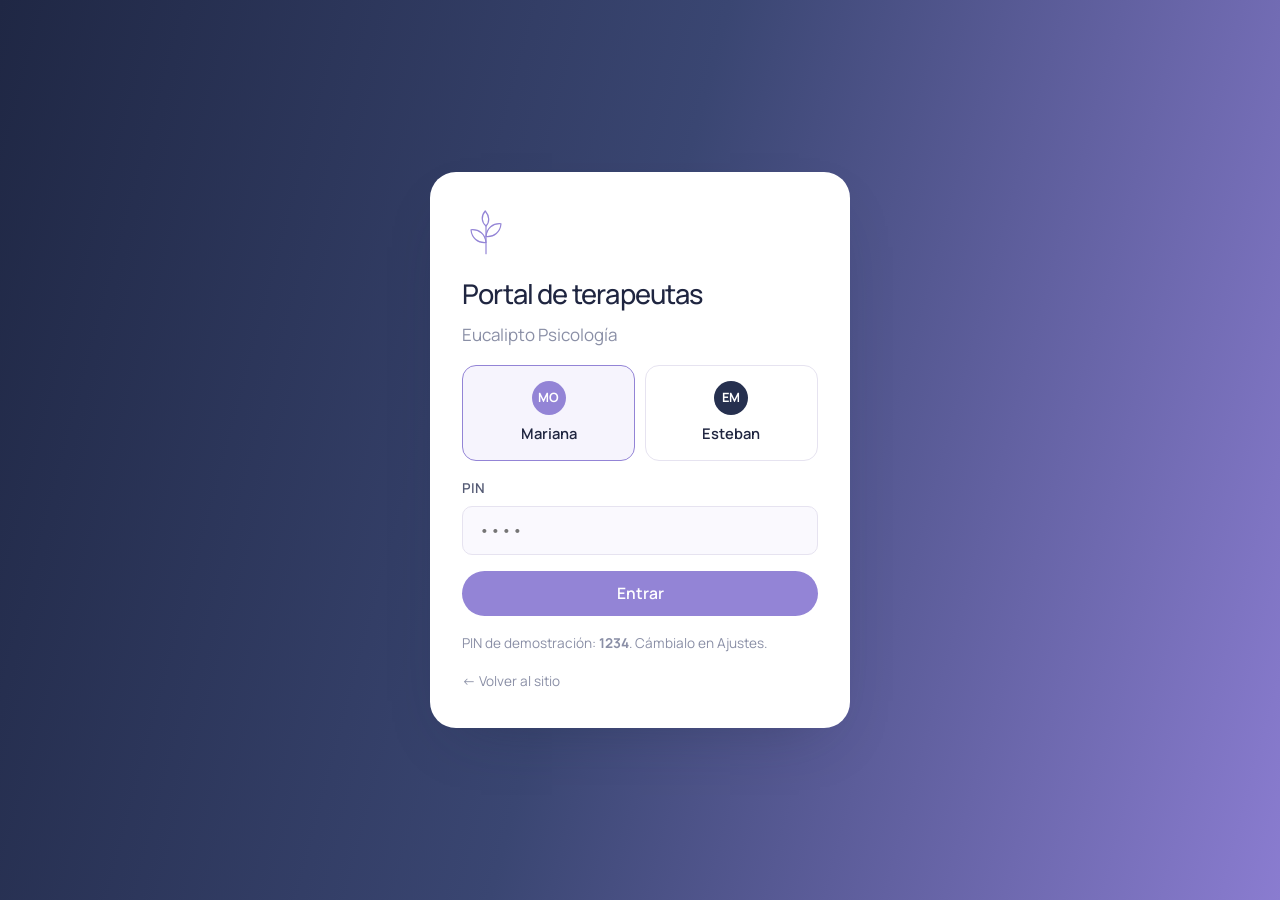
<file: admin.html>
<!doctype html>
<html lang="es">
<head>
<meta charset="utf-8">
<meta name="viewport" content="width=device-width, initial-scale=1, viewport-fit=cover">
<title>Portal Eucalipto</title>
<meta name="claude:viewport-fit-sides" content="cover">
<meta name="robots" content="noindex, nofollow">
<link rel="preconnect" href="https://fonts.googleapis.com">
<link rel="preconnect" href="https://fonts.gstatic.com" crossorigin>
<link rel="stylesheet" href="https://fonts.googleapis.com/css2?family=Fraunces:ital,opsz,wght@1,9..144,400&family=Manrope:wght@400;500;600;700&display=swap">
<link rel="stylesheet" href="assets/styles.css">
<link rel="stylesheet" href="assets/admin.css">
</head>
<body class="admin">

<!-- ============ LOGIN ============ -->
<section class="login grove" id="login" hidden>
  <form class="login-card" id="login-form">
    <svg class="login-mark" viewBox="0 0 64 64" fill="none" stroke="currentColor" stroke-width="1.6" stroke-linejoin="round" stroke-linecap="round" aria-hidden="true">
      <path d="M32 61V24"/><path d="M32 46c-11 1-19-6-20-17 11-1 19 6 20 17Z"/><path d="M32 38c11 1 19-6 20-17-11-1-19 6-20 17Z"/><path d="M32 24c-6-5-7-13-1-20 6 7 6 15 1 20Z"/>
    </svg>
    <h1>Portal de terapeutas</h1>
    <p class="muted">Eucalipto Psicología</p>
    <div class="who-pick" id="who-pick"></div>
    <div class="field"><label for="pin">PIN</label><input id="pin" type="password" inputmode="numeric" autocomplete="current-password" placeholder="••••"></div>
    <p class="login-error" id="login-error" hidden>PIN incorrecto. Inténtalo de nuevo.</p>
    <button class="btn btn-clay" type="submit">Entrar</button>
    <p class="fine">PIN de demostración: <b>1234</b>. Cámbialo en Ajustes.</p>
    <a class="fine" href="index.html">← Volver al sitio</a>
  </form>
</section>

<!-- ============ APP ============ -->
<div class="app" id="app" hidden>
  <aside class="sidebar">
    <a class="side-brand" href="#inicio">
      <svg viewBox="0 0 64 64" fill="none" stroke="currentColor" stroke-width="1.8" stroke-linejoin="round" stroke-linecap="round" aria-hidden="true"><path d="M32 61V24"/><path d="M32 46c-11 1-19-6-20-17 11-1 19 6 20 17Z"/><path d="M32 38c11 1 19-6 20-17-11-1-19 6-20 17Z"/><path d="M32 24c-6-5-7-13-1-20 6 7 6 15 1 20Z"/></svg>
      <span>EUCALIPTO<small>Portal</small></span>
    </a>
    <nav class="side-nav" aria-label="Portal">
      <a href="#inicio" data-view="inicio"><svg viewBox="0 0 24 24" fill="none" stroke="currentColor" stroke-width="1.8" stroke-linecap="round" stroke-linejoin="round"><path d="M4 11 12 4l8 7v9h-5v-6H9v6H4z"/></svg><span>Inicio</span></a>
      <a href="#agenda" data-view="agenda"><svg viewBox="0 0 24 24" fill="none" stroke="currentColor" stroke-width="1.8" stroke-linecap="round"><rect x="3.5" y="5" width="17" height="15" rx="3"/><path d="M8 3v4M16 3v4M3.5 10h17"/></svg><span>Agenda</span></a>
      <a href="#clientes" data-view="clientes"><svg viewBox="0 0 24 24" fill="none" stroke="currentColor" stroke-width="1.8" stroke-linecap="round"><circle cx="9" cy="8" r="3.2"/><path d="M3 19c.8-3.4 3.2-5 6-5s5.2 1.6 6 5"/><path d="M16 5.5a3 3 0 0 1 0 5.6M18 14c1.6.6 2.6 2 3 4"/></svg><span>Clientes</span></a>
      <a href="#solicitudes" data-view="solicitudes"><svg viewBox="0 0 24 24" fill="none" stroke="currentColor" stroke-width="1.8" stroke-linecap="round" stroke-linejoin="round"><path d="M4 6h16v12H4z"/><path d="m4 7 8 6 8-6"/></svg><span>Solicitudes</span><b class="badge" id="req-badge" hidden></b></a>
      <a href="#ajustes" data-view="ajustes"><svg viewBox="0 0 24 24" fill="none" stroke="currentColor" stroke-width="1.8" stroke-linecap="round"><circle cx="12" cy="12" r="3"/><path d="M12 3v2.5M12 18.5V21M3 12h2.5M18.5 12H21M5.6 5.6l1.8 1.8M16.6 16.6l1.8 1.8M5.6 18.4l1.8-1.8M16.6 7.4l1.8-1.8"/></svg><span>Ajustes</span></a>
    </nav>
    <div class="side-foot">
      <div class="me" id="me"></div>
      <button class="link-btn" id="logout" type="button">Cerrar sesión</button>
    </div>
  </aside>

  <main class="main">
    <header class="topbar">
      <div>
        <p class="crumb" id="crumb"></p>
        <h1 id="view-title">Inicio</h1>
      </div>
      <div class="top-actions">
        <button class="gpill" id="gpill" type="button"></button>
        <button class="btn btn-clay" id="new-session" type="button">
          <svg viewBox="0 0 24 24" fill="none" stroke="currentColor" stroke-width="2" stroke-linecap="round"><path d="M12 5v14M5 12h14"/></svg>Nueva sesión
        </button>
      </div>
    </header>
    <div class="demo-banner" id="demo-banner" hidden>
      Estás viendo <b>datos de ejemplo</b>. Puedes borrarlos en Ajustes cuando empieces a usar el portal.
    </div>
    <div id="view"></div>
  </main>
</div>

<!-- Modal + toast -->
<div class="modal-back" id="modal" hidden>
  <div class="modal" role="dialog" aria-modal="true" aria-labelledby="modal-title">
    <header><h2 id="modal-title"></h2><button class="icon-x" type="button" data-close aria-label="Cerrar">×</button></header>
    <div id="modal-body"></div>
  </div>
</div>
<div class="toast" id="toast" role="status" hidden></div>

<script src="assets/admin.js"></script>
</body>
</html>
</file>
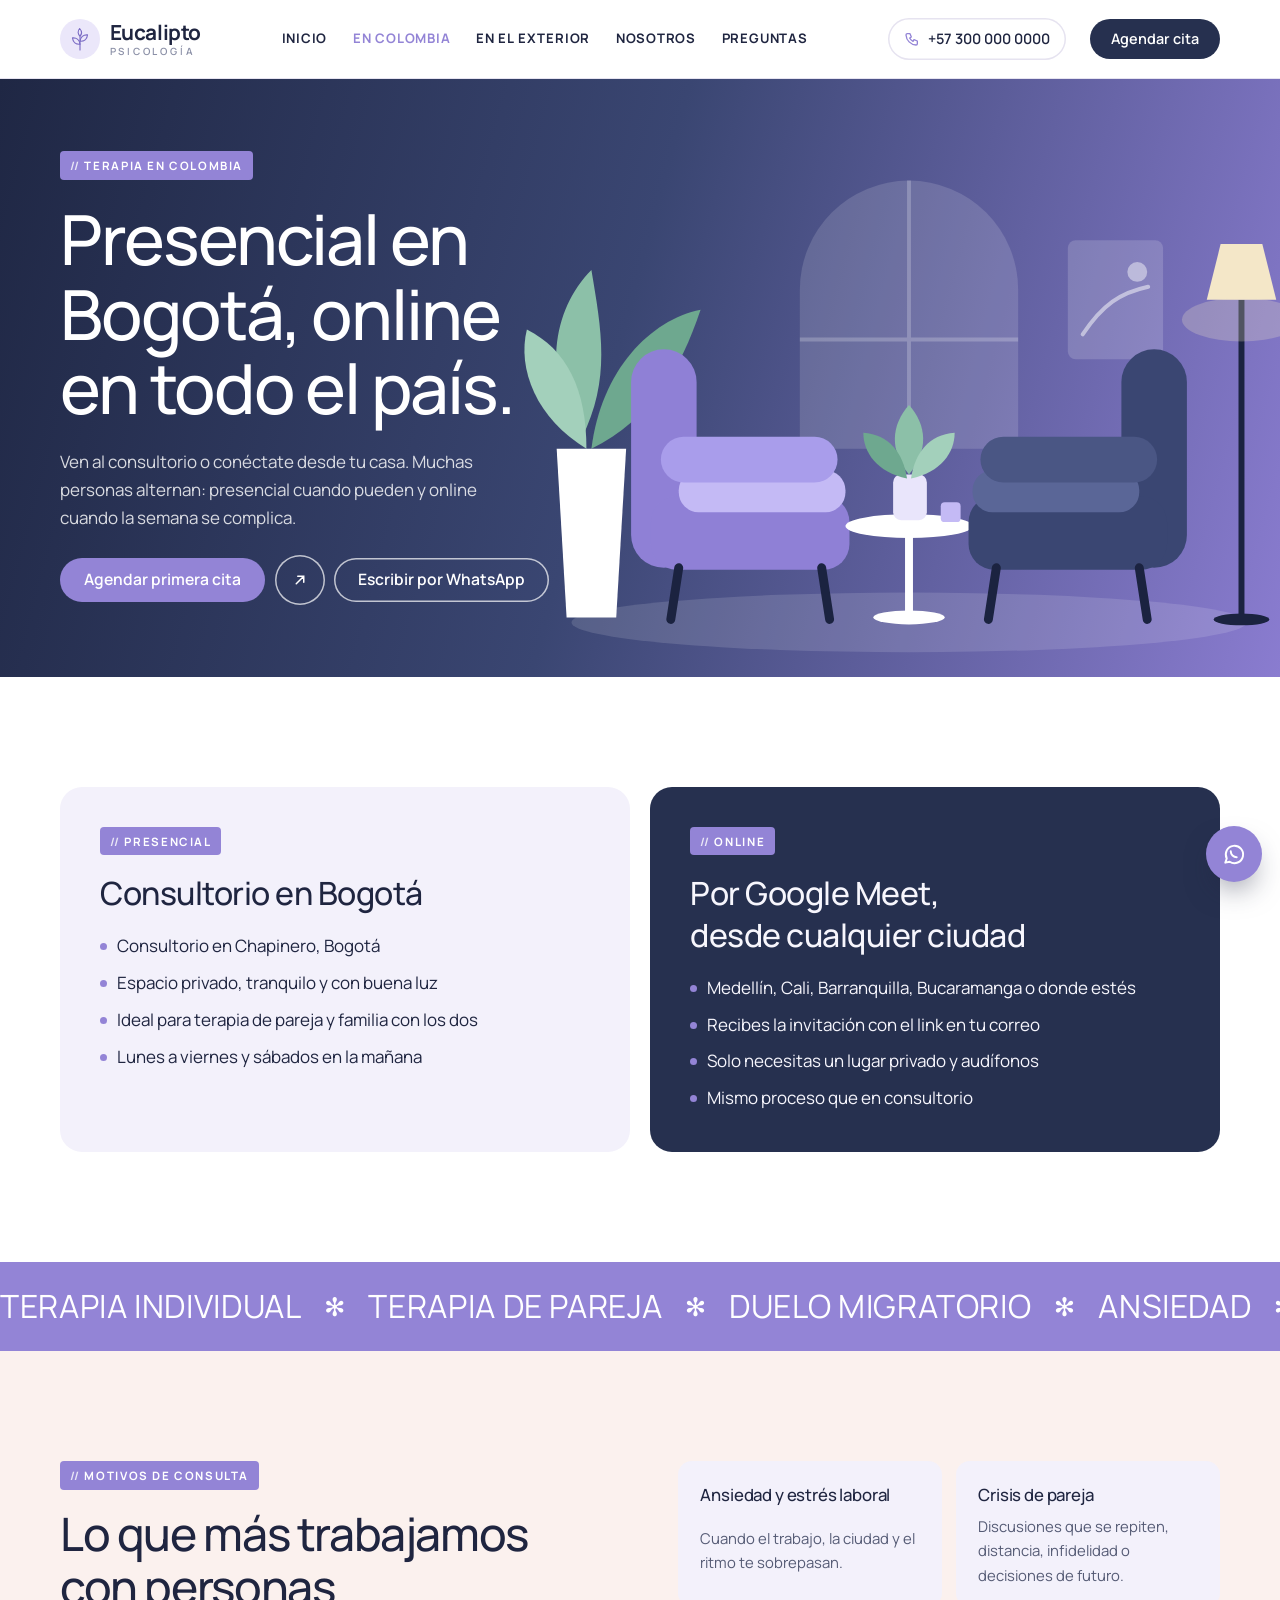
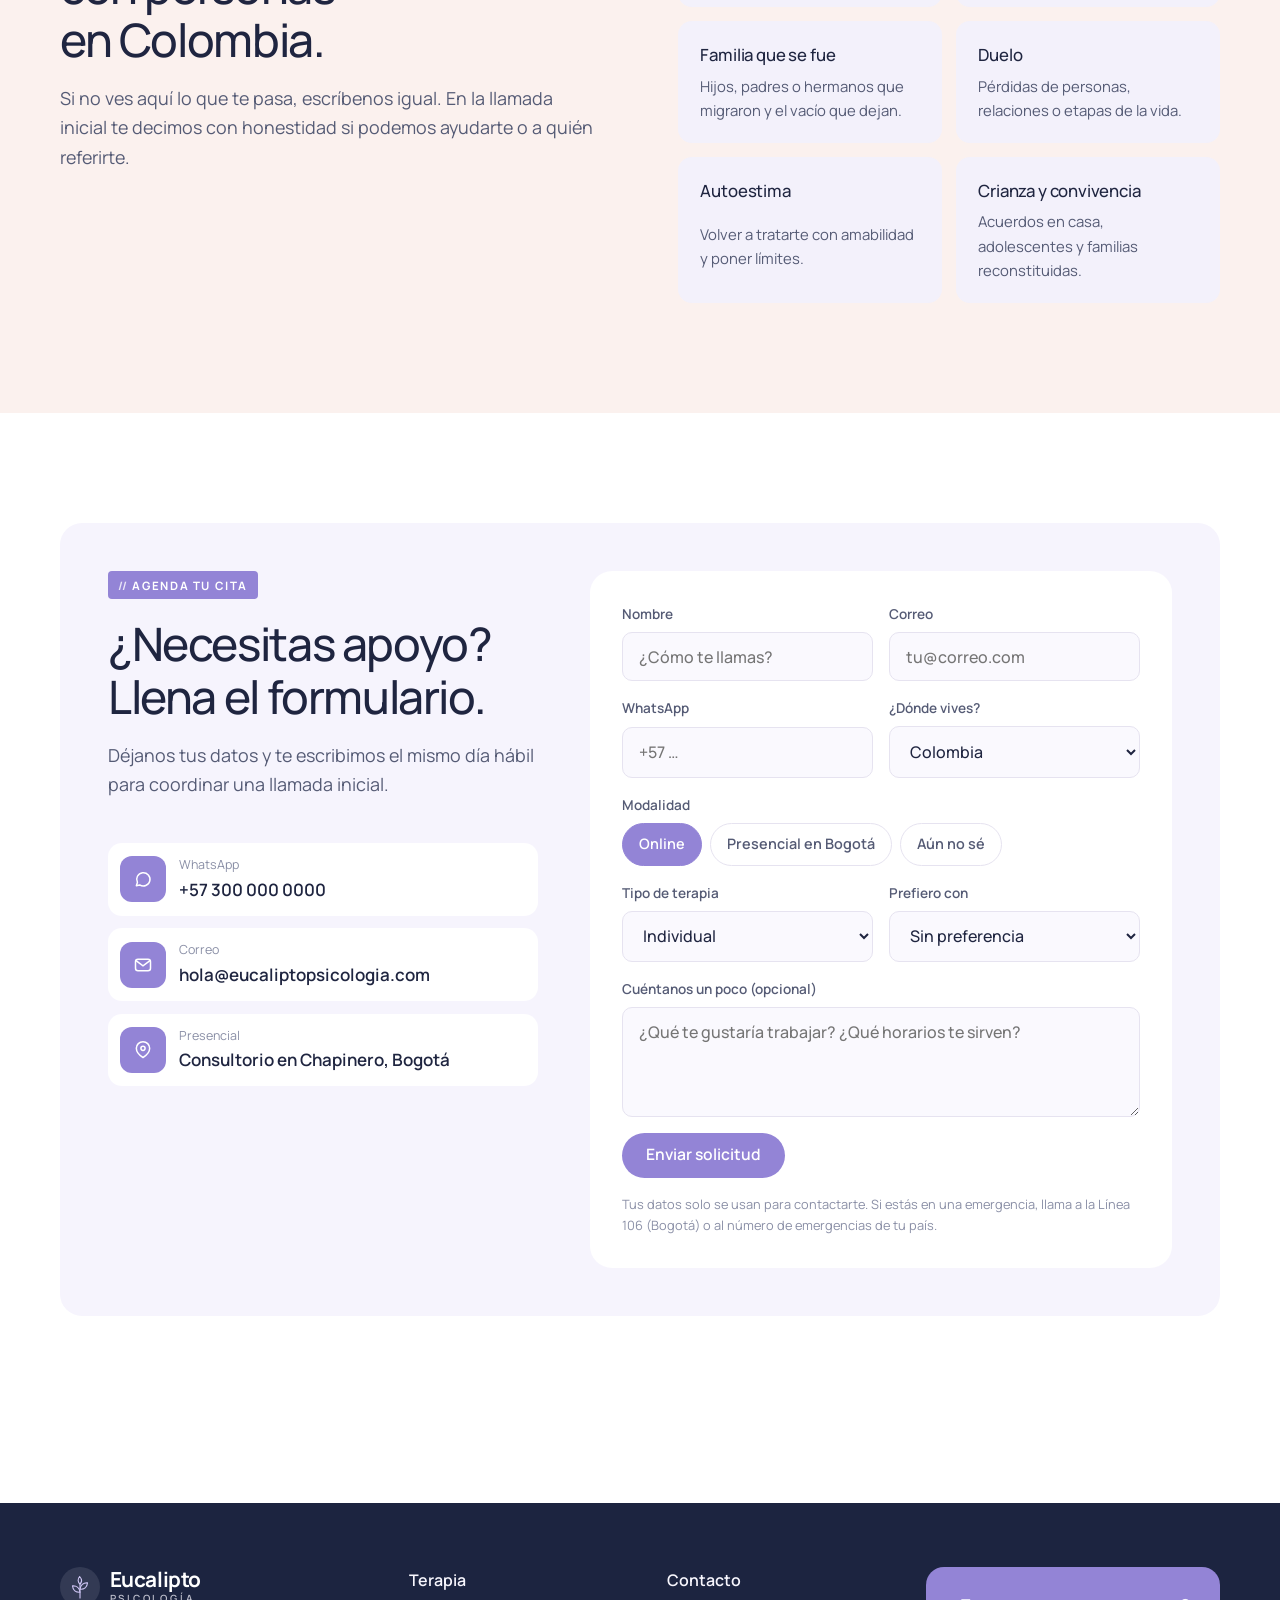
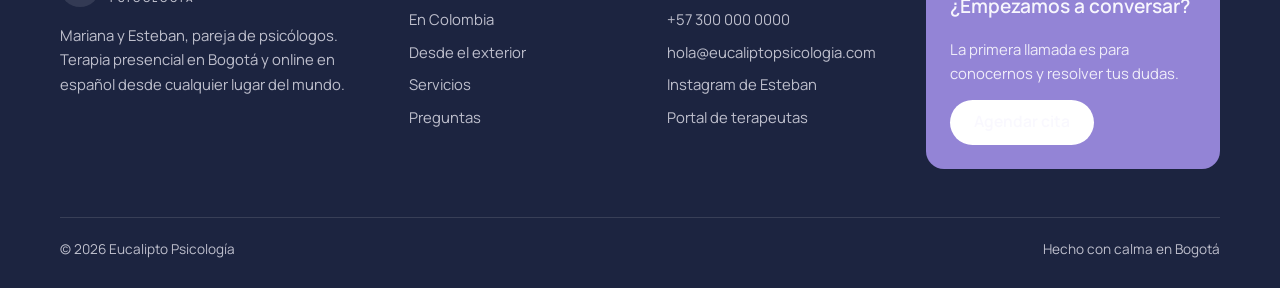
<file: colombia.html>
<!doctype html>
<html lang="es">
<head>
<meta charset="utf-8">
<meta name="viewport" content="width=device-width, initial-scale=1, viewport-fit=cover">
<title>Terapia en Colombia · Eucalipto</title>
<meta name="claude:viewport-fit-sides" content="cover">
<meta name="description" content="Terapia psicológica presencial en Bogotá y online en toda Colombia. Individual, pareja y familia.">
<link rel="preconnect" href="https://fonts.googleapis.com">
<link rel="preconnect" href="https://fonts.gstatic.com" crossorigin>
<link rel="stylesheet" href="https://fonts.googleapis.com/css2?family=Manrope:wght@400;500;600;700&display=swap">
<link rel="stylesheet" href="assets/styles.css">
</head>
<body>
<header class="topbar">
  <div class="wrap">
    <a class="logo" href="index.html" aria-label="Eucalipto Psicología, inicio"><span class="logo-mark"><svg viewBox="0 0 64 64" fill="none" stroke="currentColor" stroke-width="3" stroke-linejoin="round" stroke-linecap="round" aria-hidden="true"><path d="M32 61V24"/><path d="M32 46c-11 1-19-6-20-17 11-1 19 6 20 17Z"/><path d="M32 38c11 1 19-6 20-17-11-1-19 6-20 17Z"/><path d="M32 24c-6-5-7-13-1-20 6 7 6 15 1 20Z"/></svg></span><span>Eucalipto<small>Psicología</small></span></a>
    <nav class="menu" aria-label="Principal"><a href="index.html">Inicio</a><a href="colombia.html" aria-current="page">En Colombia</a><a href="exterior.html">En el exterior</a><a href="index.html#nosotros">Nosotros</a><a href="index.html#preguntas">Preguntas</a></nav>
    <a class="phone" data-wa="Hola, quisiera información sobre la terapia." href="#"><svg viewBox="0 0 24 24" fill="none" stroke="currentColor" stroke-width="2" stroke-linecap="round" stroke-linejoin="round"><path d="M5 4h4l2 5-2.5 1.5a11 11 0 0 0 5 5L15 13l5 2v4a2 2 0 0 1-2 2A16 16 0 0 1 3 6a2 2 0 0 1 2-2"/></svg><span data-config="whatsappLabel">WhatsApp</span></a>
    <a class="btn btn-navy" href="#agendar">Agendar cita</a>
    <button class="menu-btn" type="button" aria-label="Abrir menú" aria-expanded="false" data-menu-btn><svg viewBox="0 0 24 24" fill="none" stroke="currentColor" stroke-width="1.8" stroke-linecap="round"><path d="M5 8h14M5 12h14M5 16h14"/></svg></button>
  </div>
  <nav class="wrap mobile-menu" data-menu aria-label="Menú móvil"><a href="index.html">Inicio</a><a href="colombia.html">En Colombia</a><a href="exterior.html">En el exterior</a><a href="index.html#nosotros">Nosotros</a><a href="index.html#preguntas">Preguntas</a><a href="#agendar">Agendar cita</a><a href="admin.html">Portal de terapeutas</a></nav>
</header>
<main>
<section class="hero page-hero">
  <img class="hero-art" src="assets/img/consultorio.svg" alt="" aria-hidden="true">
  <div class="wrap">
    <div class="hero-copy">
      <span class="eyebrow">Terapia en Colombia</span>
      <h1 class="display">Presencial en Bogotá, online en todo el país.</h1>
      <p>Ven al consultorio o conéctate desde tu casa. Muchas personas alternan: presencial cuando pueden y online cuando la semana se complica.</p>
      <div class="hero-actions">
        <a class="btn btn-lav" href="#agendar">Agendar primera cita</a>
        <a class="btn btn-arrow" href="#agendar" aria-label="Ir a agendar"><svg viewBox="0 0 24 24" fill="none" stroke="currentColor" stroke-width="2" stroke-linecap="round"><path d="M7 17 17 7M9 7h8v8"/></svg></a>
        <a class="btn btn-ghost" data-wa="Hola, vivo en Colombia y quisiera agendar una cita." href="#">Escribir por WhatsApp</a>
      </div>
    </div>
  </div>
  
</section>

<section class="section">
  <div class="wrap doors">
    <div class="door home">
      <span class="eyebrow">Presencial</span>
      <h2 class="h3">Consultorio en Bogotá</h2>
      <ul><li><span data-config="address">Consultorio en Bogotá</span></li><li>Espacio privado, tranquilo y con buena luz</li><li>Ideal para terapia de pareja y familia con los dos</li><li>Lunes a viernes y sábados en la mañana</li></ul>
    </div>
    <div class="door away">
      <span class="eyebrow">Online</span>
      <h2 class="h3">Por Google Meet, desde cualquier ciudad</h2>
      <ul><li>Medellín, Cali, Barranquilla, Bucaramanga o donde estés</li><li>Recibes la invitación con el link en tu correo</li><li>Solo necesitas un lugar privado y audífonos</li><li>Mismo proceso que en consultorio</li></ul>
    </div>
  </div>
</section>
<div class="marquee" aria-hidden="true"><div class="marquee-track"><span>Terapia individual</span><span>Terapia de pareja</span><span>Duelo migratorio</span><span>Ansiedad</span><span>Familia</span><span>Online desde cualquier país</span><span>Terapia individual</span><span>Terapia de pareja</span><span>Duelo migratorio</span><span>Ansiedad</span><span>Familia</span><span>Online desde cualquier país</span></div></div>
<section class="section blush">
  <div class="wrap split" style="align-items:start">
    <div class="stack">
      <span class="eyebrow">Motivos de consulta</span>
      <h2 class="h2">Lo que más trabajamos con personas en Colombia.</h2>
      <p class="lead">Si no ves aquí lo que te pasa, escríbenos igual. En la llamada inicial te decimos con honestidad si podemos ayudarte o a quién referirte.</p>
    </div>
    <div class="list-grid">
      <div><h3>Ansiedad y estrés laboral</h3><p>Cuando el trabajo, la ciudad y el ritmo te sobrepasan.</p></div>
      <div><h3>Crisis de pareja</h3><p>Discusiones que se repiten, distancia, infidelidad o decisiones de futuro.</p></div>
      <div><h3>Familia que se fue</h3><p>Hijos, padres o hermanos que migraron y el vacío que dejan.</p></div>
      <div><h3>Duelo</h3><p>Pérdidas de personas, relaciones o etapas de la vida.</p></div>
      <div><h3>Autoestima</h3><p>Volver a tratarte con amabilidad y poner límites.</p></div>
      <div><h3>Crianza y convivencia</h3><p>Acuerdos en casa, adolescentes y familias reconstituidas.</p></div>
    </div>
  </div>
</section>
<section class="section" id="agendar">
  <div class="wrap">
    <div class="contact-box">
      <div class="stack">
        <span class="eyebrow">Agenda tu cita</span>
        <h2 class="h2">¿Necesitas apoyo? Llena el formulario.</h2>
        <p class="lead">Déjanos tus datos y te escribimos el mismo día hábil para coordinar una llamada inicial.</p>
        <ul class="contact-list" style="width:100%">
          <li><span class="ico"><svg viewBox="0 0 24 24" fill="none" stroke="currentColor" stroke-width="1.8" stroke-linecap="round" stroke-linejoin="round"><path d="M4 20l1.3-3.9A8 8 0 1 1 8 19.1L4 20Z"/></svg></span><span><small>WhatsApp</small><b data-config="whatsappLabel"></b></span></li>
          <li><span class="ico"><svg viewBox="0 0 24 24" fill="none" stroke="currentColor" stroke-width="1.8" stroke-linecap="round"><rect x="3" y="5" width="18" height="14" rx="3"/><path d="m4 7 8 6 8-6"/></svg></span><span><small>Correo</small><b data-config="email"></b></span></li>
          <li><span class="ico"><svg viewBox="0 0 24 24" fill="none" stroke="currentColor" stroke-width="1.8" stroke-linecap="round"><path d="M12 21c-5-3-8-7-8-11a8 8 0 0 1 16 0c0 4-3 8-8 11Z"/><circle cx="12" cy="10" r="2.5"/></svg></span><span><small>Presencial</small><b data-config="address"></b></span></li>
        </ul>
      </div>
      <div>
        <form class="form" data-booking-form novalidate>
          <div class="row">
            <div class="field"><label for="f-name">Nombre</label><input id="f-name" name="name" autocomplete="name" required placeholder="¿Cómo te llamas?"></div>
            <div class="field"><label for="f-email">Correo</label><input id="f-email" name="email" type="email" autocomplete="email" required placeholder="tu@correo.com"></div>
          </div>
          <div class="row">
            <div class="field"><label for="f-phone">WhatsApp</label><input id="f-phone" name="phone" type="tel" autocomplete="tel" placeholder="+57 …"></div>
            <div class="field"><label for="f-country">¿Dónde vives?</label>
              <select id="f-country" name="country"><option>Colombia</option><option>España</option><option>Estados Unidos</option><option>Canadá</option><option>México</option><option>Chile</option><option>Argentina</option><option>Perú</option><option>Reino Unido</option><option>Alemania</option><option>Francia</option><option>Italia</option><option>Países Bajos</option><option>Australia</option><option>Otro país</option></select></div>
          </div>
          <div class="field"><span class="field-label">Modalidad</span>
            <div class="segmented">
              <input type="radio" name="modality" id="m-online" value="Online" checked><label for="m-online">Online</label>
              <input type="radio" name="modality" id="m-pres" value="Presencial"><label for="m-pres">Presencial en Bogotá</label>
              <input type="radio" name="modality" id="m-nose" value="Por definir"><label for="m-nose">Aún no sé</label>
            </div></div>
          <div class="row">
            <div class="field"><label for="f-therapy">Tipo de terapia</label><select id="f-therapy" name="therapy"><option>Individual</option><option>Pareja</option><option>Familia</option><option>No estoy seguro/a</option></select></div>
            <div class="field"><label for="f-pref">Prefiero con</label><select id="f-pref" name="preference"><option value="Sin preferencia">Sin preferencia</option><option>Mariana</option><option>Esteban</option><option>Los dos (pareja)</option></select></div>
          </div>
          <div class="field"><label for="f-msg">Cuéntanos un poco (opcional)</label><textarea id="f-msg" name="message" placeholder="¿Qué te gustaría trabajar? ¿Qué horarios te sirven?"></textarea></div>
          <input type="hidden" name="timezone">
          <p class="fine error" data-form-error hidden>Escribe tu nombre y tu correo para poder responderte.</p>
          <button class="btn btn-lav" type="submit" style="justify-self:start">Enviar solicitud</button>
          <p class="fine">Tus datos solo se usan para contactarte. Si estás en una emergencia, llama a la Línea 106 (Bogotá) o al número de emergencias de tu país.</p>
        </form>
        <div class="form form-success" data-form-success hidden>
          <span class="check"><svg width="26" height="26" viewBox="0 0 24 24" fill="none" stroke="currentColor" stroke-width="2" stroke-linecap="round" stroke-linejoin="round"><path d="M5 12.5 10 17l9-10"/></svg></span>
          <h3 class="h3">Gracias, <span data-success-name></span>. Recibimos tu solicitud.</h3>
          <p class="muted">Te escribimos pronto para coordinar la llamada inicial. Si prefieres, envíanos el mensaje también por WhatsApp.</p>
          <a class="btn btn-outline" data-success-wa href="#" target="_blank" rel="noopener" style="justify-self:start">Continuar por WhatsApp</a>
        </div>
      </div>
    </div>
  </div>
</section>
</main>
<footer class="footer">
  <div class="wrap">
    <div class="footer-grid">
      <div><a class="logo" href="index.html" aria-label="Eucalipto Psicología, inicio"><span class="logo-mark"><svg viewBox="0 0 64 64" fill="none" stroke="currentColor" stroke-width="3" stroke-linejoin="round" stroke-linecap="round" aria-hidden="true"><path d="M32 61V24"/><path d="M32 46c-11 1-19-6-20-17 11-1 19 6 20 17Z"/><path d="M32 38c11 1 19-6 20-17-11-1-19 6-20 17Z"/><path d="M32 24c-6-5-7-13-1-20 6 7 6 15 1 20Z"/></svg></span><span>Eucalipto<small>Psicología</small></span></a><p>Mariana y Esteban, pareja de psicólogos. Terapia presencial en Bogotá y online en español desde cualquier lugar del mundo.</p></div>
      <div><h4>Terapia</h4><ul><li><a href="colombia.html">En Colombia</a></li><li><a href="exterior.html">Desde el exterior</a></li><li><a href="index.html#servicios">Servicios</a></li><li><a href="index.html#preguntas">Preguntas</a></li></ul></div>
      <div><h4>Contacto</h4><ul><li><span data-config="whatsappLabel" style="color:var(--on-dark-soft)"></span></li><li><span data-config="email" style="color:var(--on-dark-soft);word-break:break-word"></span></li><li><a href="https://www.instagram.com/psi.esteban_martinez/" target="_blank" rel="noopener">Instagram de Esteban</a></li><li><a href="admin.html">Portal de terapeutas</a></li></ul></div>
      <div class="footer-cta"><h4>¿Empezamos a conversar?</h4><p>La primera llamada es para conocernos y resolver tus dudas.</p><a class="btn btn-light" href="#agendar">Agendar cita</a></div>
    </div>
    <div class="footer-bottom"><span>© <span data-year></span> Eucalipto Psicología</span><span>Hecho con calma en Bogotá</span></div>
  </div>
</footer>
<a class="wa-float" data-wa="Hola, quisiera información sobre la terapia." href="#" aria-label="Escribir por WhatsApp"><svg viewBox="0 0 24 24" fill="none" stroke="currentColor" stroke-width="1.8" stroke-linecap="round" stroke-linejoin="round"><path d="M4 20l1.3-3.9A8 8 0 1 1 8 19.1L4 20Z"/><path d="M9 9.5c0 3 2.5 5.5 5.5 5.5"/></svg></a>
<script src="assets/site.js"></script>
</body>
</html>
</file>
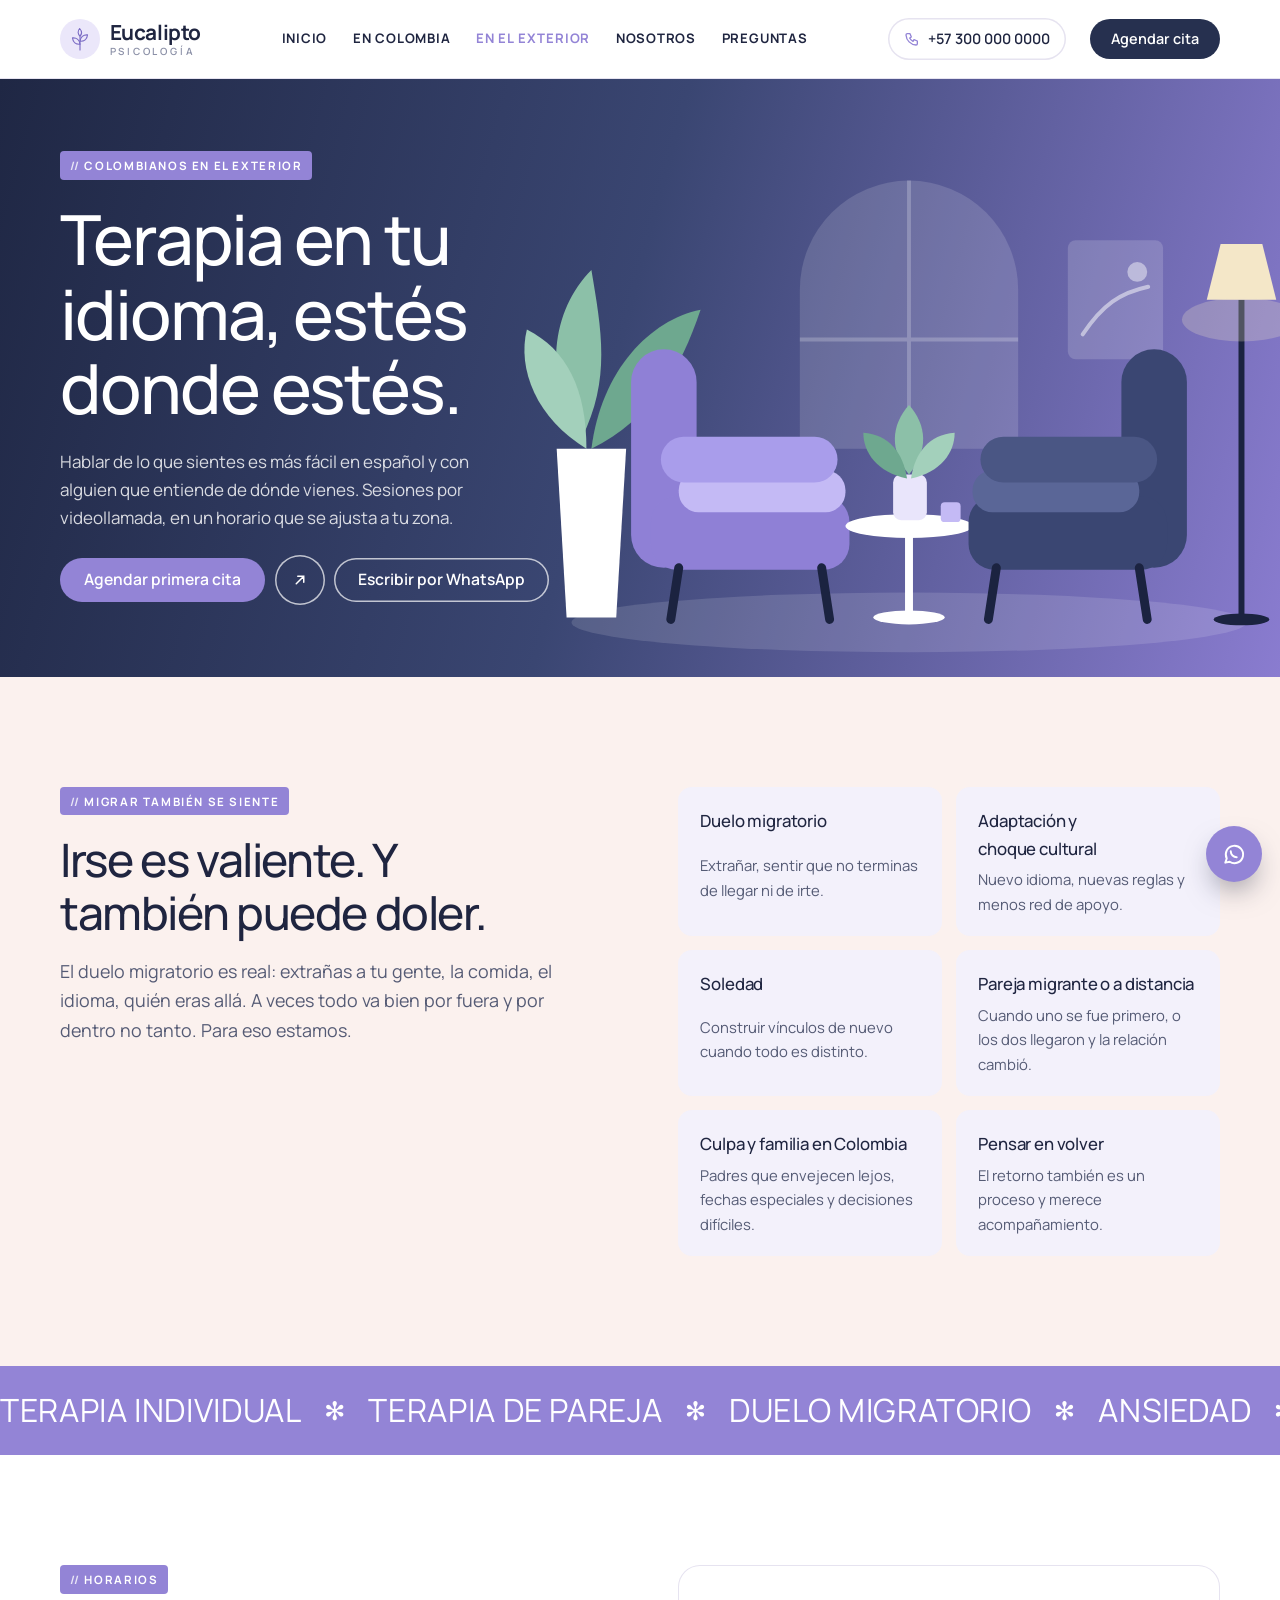
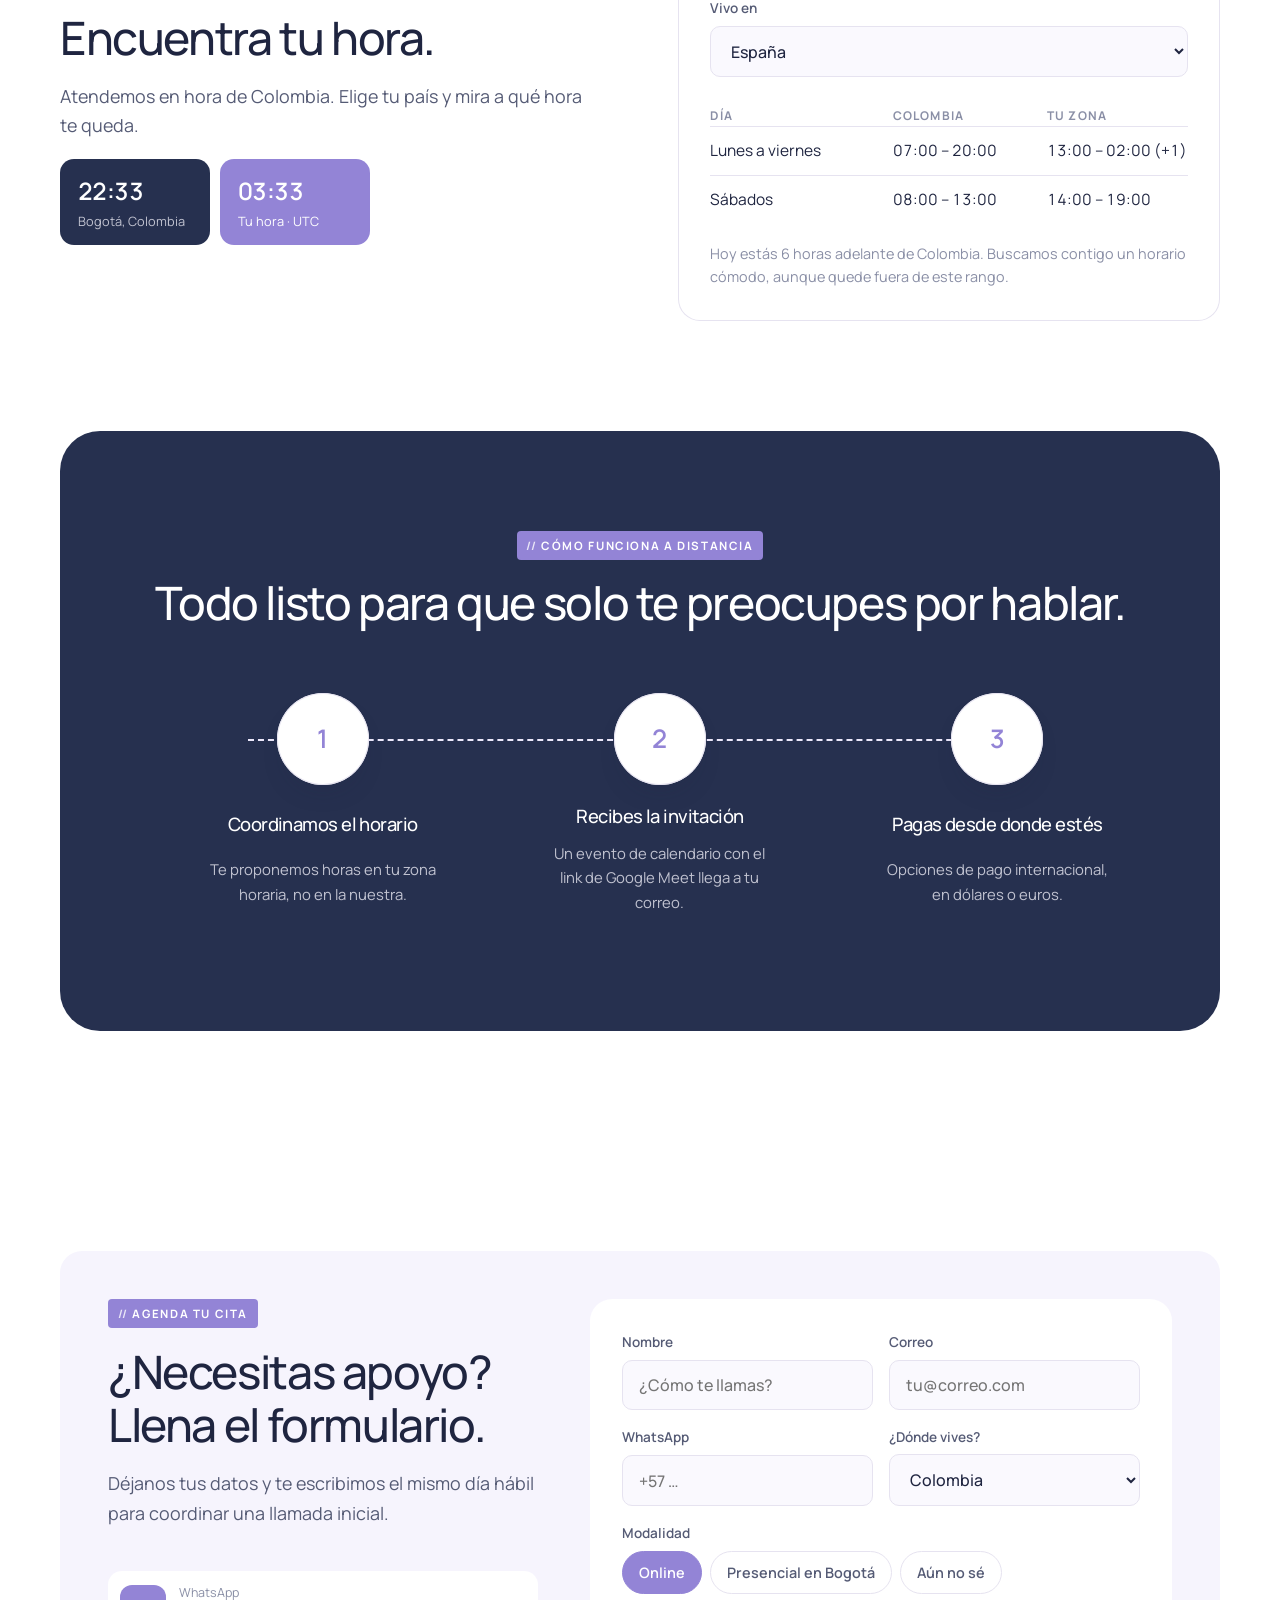
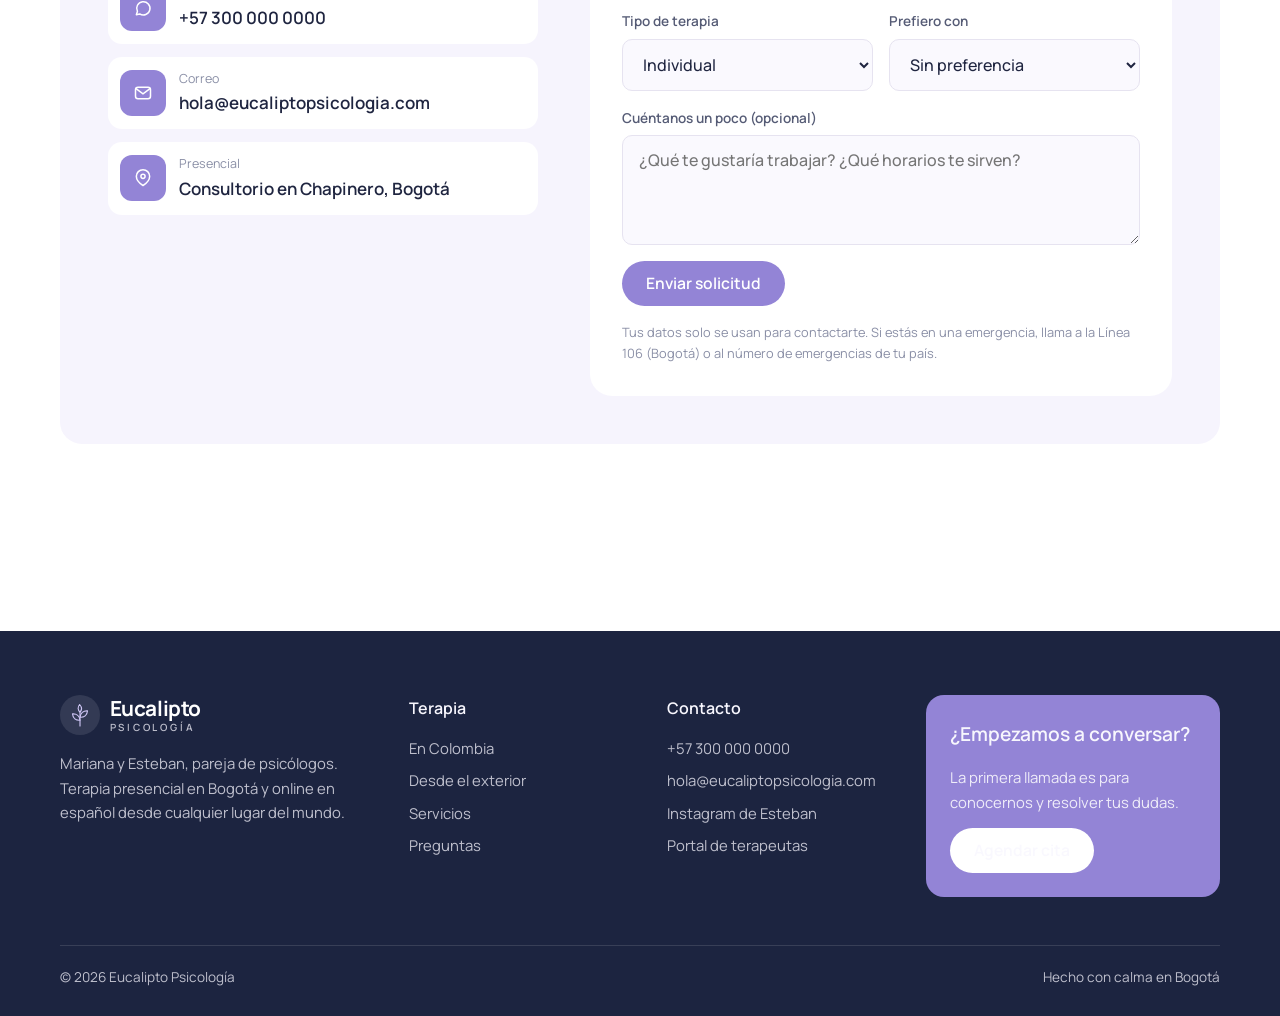
<file: exterior.html>
<!doctype html>
<html lang="es">
<head>
<meta charset="utf-8">
<meta name="viewport" content="width=device-width, initial-scale=1, viewport-fit=cover">
<title>Terapia en el exterior · Eucalipto</title>
<meta name="claude:viewport-fit-sides" content="cover">
<meta name="description" content="Terapia psicológica online en español para colombianos y latinos que viven en el exterior. Duelo migratorio, adaptación, pareja.">
<link rel="preconnect" href="https://fonts.googleapis.com">
<link rel="preconnect" href="https://fonts.gstatic.com" crossorigin>
<link rel="stylesheet" href="https://fonts.googleapis.com/css2?family=Manrope:wght@400;500;600;700&display=swap">
<link rel="stylesheet" href="assets/styles.css">
</head>
<body>
<header class="topbar">
  <div class="wrap">
    <a class="logo" href="index.html" aria-label="Eucalipto Psicología, inicio"><span class="logo-mark"><svg viewBox="0 0 64 64" fill="none" stroke="currentColor" stroke-width="3" stroke-linejoin="round" stroke-linecap="round" aria-hidden="true"><path d="M32 61V24"/><path d="M32 46c-11 1-19-6-20-17 11-1 19 6 20 17Z"/><path d="M32 38c11 1 19-6 20-17-11-1-19 6-20 17Z"/><path d="M32 24c-6-5-7-13-1-20 6 7 6 15 1 20Z"/></svg></span><span>Eucalipto<small>Psicología</small></span></a>
    <nav class="menu" aria-label="Principal"><a href="index.html">Inicio</a><a href="colombia.html">En Colombia</a><a href="exterior.html" aria-current="page">En el exterior</a><a href="index.html#nosotros">Nosotros</a><a href="index.html#preguntas">Preguntas</a></nav>
    <a class="phone" data-wa="Hola, quisiera información sobre la terapia." href="#"><svg viewBox="0 0 24 24" fill="none" stroke="currentColor" stroke-width="2" stroke-linecap="round" stroke-linejoin="round"><path d="M5 4h4l2 5-2.5 1.5a11 11 0 0 0 5 5L15 13l5 2v4a2 2 0 0 1-2 2A16 16 0 0 1 3 6a2 2 0 0 1 2-2"/></svg><span data-config="whatsappLabel">WhatsApp</span></a>
    <a class="btn btn-navy" href="#agendar">Agendar cita</a>
    <button class="menu-btn" type="button" aria-label="Abrir menú" aria-expanded="false" data-menu-btn><svg viewBox="0 0 24 24" fill="none" stroke="currentColor" stroke-width="1.8" stroke-linecap="round"><path d="M5 8h14M5 12h14M5 16h14"/></svg></button>
  </div>
  <nav class="wrap mobile-menu" data-menu aria-label="Menú móvil"><a href="index.html">Inicio</a><a href="colombia.html">En Colombia</a><a href="exterior.html">En el exterior</a><a href="index.html#nosotros">Nosotros</a><a href="index.html#preguntas">Preguntas</a><a href="#agendar">Agendar cita</a><a href="admin.html">Portal de terapeutas</a></nav>
</header>
<main>
<section class="hero page-hero">
  <img class="hero-art" src="assets/img/consultorio.svg" alt="" aria-hidden="true">
  <div class="wrap">
    <div class="hero-copy">
      <span class="eyebrow">Colombianos en el exterior</span>
      <h1 class="display">Terapia en tu idioma, estés donde estés.</h1>
      <p>Hablar de lo que sientes es más fácil en español y con alguien que entiende de dónde vienes. Sesiones por videollamada, en un horario que se ajusta a tu zona.</p>
      <div class="hero-actions">
        <a class="btn btn-lav" href="#agendar">Agendar primera cita</a>
        <a class="btn btn-arrow" href="#agendar" aria-label="Ir a agendar"><svg viewBox="0 0 24 24" fill="none" stroke="currentColor" stroke-width="2" stroke-linecap="round"><path d="M7 17 17 7M9 7h8v8"/></svg></a>
        <a class="btn btn-ghost" data-wa="Hola, vivo fuera de Colombia y quisiera información sobre terapia online." href="#">Escribir por WhatsApp</a>
      </div>
    </div>
  </div>
  
</section>

<section class="section blush">
  <div class="wrap split" style="align-items:start">
    <div class="stack">
      <span class="eyebrow">Migrar también se siente</span>
      <h2 class="h2">Irse es valiente. Y también puede doler.</h2>
      <p class="lead">El duelo migratorio es real: extrañas a tu gente, la comida, el idioma, quién eras allá. A veces todo va bien por fuera y por dentro no tanto. Para eso estamos.</p>
    </div>
    <div class="list-grid">
      <div><h3>Duelo migratorio</h3><p>Extrañar, sentir que no terminas de llegar ni de irte.</p></div>
      <div><h3>Adaptación y choque cultural</h3><p>Nuevo idioma, nuevas reglas y menos red de apoyo.</p></div>
      <div><h3>Soledad</h3><p>Construir vínculos de nuevo cuando todo es distinto.</p></div>
      <div><h3>Pareja migrante o a distancia</h3><p>Cuando uno se fue primero, o los dos llegaron y la relación cambió.</p></div>
      <div><h3>Culpa y familia en Colombia</h3><p>Padres que envejecen lejos, fechas especiales y decisiones difíciles.</p></div>
      <div><h3>Pensar en volver</h3><p>El retorno también es un proceso y merece acompañamiento.</p></div>
    </div>
  </div>
</section>
<div class="marquee" aria-hidden="true"><div class="marquee-track"><span>Terapia individual</span><span>Terapia de pareja</span><span>Duelo migratorio</span><span>Ansiedad</span><span>Familia</span><span>Online desde cualquier país</span><span>Terapia individual</span><span>Terapia de pareja</span><span>Duelo migratorio</span><span>Ansiedad</span><span>Familia</span><span>Online desde cualquier país</span></div></div>
<section class="section">
  <div class="wrap split" style="align-items:start">
    <div class="stack">
      <span class="eyebrow">Horarios</span>
      <h2 class="h2">Encuentra tu hora.</h2>
      <p class="lead">Atendemos en hora de Colombia. Elige tu país y mira a qué hora te queda.</p>
      <div class="clocks light">
        <div class="clock"><b data-clock="America/Bogota">--:--</b><span>Bogotá, Colombia</span></div>
        <div class="clock" style="background:var(--lav)"><b data-clock="local">--:--</b><span data-local-name style="color:#fff">Tu hora</span></div>
      </div>
    </div>
    <div class="tz-tool">
      <div class="field"><label for="tz">Vivo en</label><select id="tz" data-tz-select><option value="Europe/Madrid">España</option><option value="America/New_York">Estados Unidos (Este: Nueva York, Miami)</option><option value="America/Chicago">Estados Unidos (Centro: Chicago, Houston)</option><option value="America/Los_Angeles">Estados Unidos (Pacífico: Los Ángeles)</option><option value="America/Toronto">Canadá (Toronto, Montreal)</option><option value="America/Vancouver">Canadá (Vancouver)</option><option value="America/Mexico_City">México</option><option value="America/Santiago">Chile</option><option value="America/Argentina/Buenos_Aires">Argentina</option><option value="America/Lima">Perú</option><option value="Europe/London">Reino Unido</option><option value="Europe/Berlin">Alemania</option><option value="Europe/Paris">Francia</option><option value="Europe/Rome">Italia</option><option value="Europe/Amsterdam">Países Bajos</option><option value="Australia/Sydney">Australia (Sídney)</option></select></div>
      <div data-tz-rows></div>
      <p class="tz-note" data-tz-note></p>
    </div>
  </div>
</section>

<section class="wrap" style="padding-bottom:clamp(64px,9vw,110px)">
  <div class="navy-panel round" style="padding-inline:clamp(22px,5vw,64px)">
    <div class="center"><span class="eyebrow">Cómo funciona a distancia</span><h2 class="h2">Todo listo para que solo te preocupes por hablar.</h2></div>
    <ol class="path three">
      <li><span class="dot">1</span><h3 style="color:#fff">Coordinamos el horario</h3><p style="color:var(--on-dark-soft)">Te proponemos horas en tu zona horaria, no en la nuestra.</p></li>
      <li><span class="dot">2</span><h3 style="color:#fff">Recibes la invitación</h3><p style="color:var(--on-dark-soft)">Un evento de calendario con el link de Google Meet llega a tu correo.</p></li>
      <li><span class="dot">3</span><h3 style="color:#fff">Pagas desde donde estés</h3><p style="color:var(--on-dark-soft)">Opciones de pago internacional, en dólares o euros.</p></li>
    </ol>
  </div>
</section>
<section class="section" id="agendar">
  <div class="wrap">
    <div class="contact-box">
      <div class="stack">
        <span class="eyebrow">Agenda tu cita</span>
        <h2 class="h2">¿Necesitas apoyo? Llena el formulario.</h2>
        <p class="lead">Déjanos tus datos y te escribimos el mismo día hábil para coordinar una llamada inicial.</p>
        <ul class="contact-list" style="width:100%">
          <li><span class="ico"><svg viewBox="0 0 24 24" fill="none" stroke="currentColor" stroke-width="1.8" stroke-linecap="round" stroke-linejoin="round"><path d="M4 20l1.3-3.9A8 8 0 1 1 8 19.1L4 20Z"/></svg></span><span><small>WhatsApp</small><b data-config="whatsappLabel"></b></span></li>
          <li><span class="ico"><svg viewBox="0 0 24 24" fill="none" stroke="currentColor" stroke-width="1.8" stroke-linecap="round"><rect x="3" y="5" width="18" height="14" rx="3"/><path d="m4 7 8 6 8-6"/></svg></span><span><small>Correo</small><b data-config="email"></b></span></li>
          <li><span class="ico"><svg viewBox="0 0 24 24" fill="none" stroke="currentColor" stroke-width="1.8" stroke-linecap="round"><path d="M12 21c-5-3-8-7-8-11a8 8 0 0 1 16 0c0 4-3 8-8 11Z"/><circle cx="12" cy="10" r="2.5"/></svg></span><span><small>Presencial</small><b data-config="address"></b></span></li>
        </ul>
      </div>
      <div>
        <form class="form" data-booking-form novalidate>
          <div class="row">
            <div class="field"><label for="f-name">Nombre</label><input id="f-name" name="name" autocomplete="name" required placeholder="¿Cómo te llamas?"></div>
            <div class="field"><label for="f-email">Correo</label><input id="f-email" name="email" type="email" autocomplete="email" required placeholder="tu@correo.com"></div>
          </div>
          <div class="row">
            <div class="field"><label for="f-phone">WhatsApp</label><input id="f-phone" name="phone" type="tel" autocomplete="tel" placeholder="+57 …"></div>
            <div class="field"><label for="f-country">¿Dónde vives?</label>
              <select id="f-country" name="country"><option>Colombia</option><option>España</option><option>Estados Unidos</option><option>Canadá</option><option>México</option><option>Chile</option><option>Argentina</option><option>Perú</option><option>Reino Unido</option><option>Alemania</option><option>Francia</option><option>Italia</option><option>Países Bajos</option><option>Australia</option><option>Otro país</option></select></div>
          </div>
          <div class="field"><span class="field-label">Modalidad</span>
            <div class="segmented">
              <input type="radio" name="modality" id="m-online" value="Online" checked><label for="m-online">Online</label>
              <input type="radio" name="modality" id="m-pres" value="Presencial"><label for="m-pres">Presencial en Bogotá</label>
              <input type="radio" name="modality" id="m-nose" value="Por definir"><label for="m-nose">Aún no sé</label>
            </div></div>
          <div class="row">
            <div class="field"><label for="f-therapy">Tipo de terapia</label><select id="f-therapy" name="therapy"><option>Individual</option><option>Pareja</option><option>Familia</option><option>No estoy seguro/a</option></select></div>
            <div class="field"><label for="f-pref">Prefiero con</label><select id="f-pref" name="preference"><option value="Sin preferencia">Sin preferencia</option><option>Mariana</option><option>Esteban</option><option>Los dos (pareja)</option></select></div>
          </div>
          <div class="field"><label for="f-msg">Cuéntanos un poco (opcional)</label><textarea id="f-msg" name="message" placeholder="¿Qué te gustaría trabajar? ¿Qué horarios te sirven?"></textarea></div>
          <input type="hidden" name="timezone">
          <p class="fine error" data-form-error hidden>Escribe tu nombre y tu correo para poder responderte.</p>
          <button class="btn btn-lav" type="submit" style="justify-self:start">Enviar solicitud</button>
          <p class="fine">Tus datos solo se usan para contactarte. Si estás en una emergencia, llama a la Línea 106 (Bogotá) o al número de emergencias de tu país.</p>
        </form>
        <div class="form form-success" data-form-success hidden>
          <span class="check"><svg width="26" height="26" viewBox="0 0 24 24" fill="none" stroke="currentColor" stroke-width="2" stroke-linecap="round" stroke-linejoin="round"><path d="M5 12.5 10 17l9-10"/></svg></span>
          <h3 class="h3">Gracias, <span data-success-name></span>. Recibimos tu solicitud.</h3>
          <p class="muted">Te escribimos pronto para coordinar la llamada inicial. Si prefieres, envíanos el mensaje también por WhatsApp.</p>
          <a class="btn btn-outline" data-success-wa href="#" target="_blank" rel="noopener" style="justify-self:start">Continuar por WhatsApp</a>
        </div>
      </div>
    </div>
  </div>
</section>
</main>
<footer class="footer">
  <div class="wrap">
    <div class="footer-grid">
      <div><a class="logo" href="index.html" aria-label="Eucalipto Psicología, inicio"><span class="logo-mark"><svg viewBox="0 0 64 64" fill="none" stroke="currentColor" stroke-width="3" stroke-linejoin="round" stroke-linecap="round" aria-hidden="true"><path d="M32 61V24"/><path d="M32 46c-11 1-19-6-20-17 11-1 19 6 20 17Z"/><path d="M32 38c11 1 19-6 20-17-11-1-19 6-20 17Z"/><path d="M32 24c-6-5-7-13-1-20 6 7 6 15 1 20Z"/></svg></span><span>Eucalipto<small>Psicología</small></span></a><p>Mariana y Esteban, pareja de psicólogos. Terapia presencial en Bogotá y online en español desde cualquier lugar del mundo.</p></div>
      <div><h4>Terapia</h4><ul><li><a href="colombia.html">En Colombia</a></li><li><a href="exterior.html">Desde el exterior</a></li><li><a href="index.html#servicios">Servicios</a></li><li><a href="index.html#preguntas">Preguntas</a></li></ul></div>
      <div><h4>Contacto</h4><ul><li><span data-config="whatsappLabel" style="color:var(--on-dark-soft)"></span></li><li><span data-config="email" style="color:var(--on-dark-soft);word-break:break-word"></span></li><li><a href="https://www.instagram.com/psi.esteban_martinez/" target="_blank" rel="noopener">Instagram de Esteban</a></li><li><a href="admin.html">Portal de terapeutas</a></li></ul></div>
      <div class="footer-cta"><h4>¿Empezamos a conversar?</h4><p>La primera llamada es para conocernos y resolver tus dudas.</p><a class="btn btn-light" href="#agendar">Agendar cita</a></div>
    </div>
    <div class="footer-bottom"><span>© <span data-year></span> Eucalipto Psicología</span><span>Hecho con calma en Bogotá</span></div>
  </div>
</footer>
<a class="wa-float" data-wa="Hola, quisiera información sobre la terapia." href="#" aria-label="Escribir por WhatsApp"><svg viewBox="0 0 24 24" fill="none" stroke="currentColor" stroke-width="1.8" stroke-linecap="round" stroke-linejoin="round"><path d="M4 20l1.3-3.9A8 8 0 1 1 8 19.1L4 20Z"/><path d="M9 9.5c0 3 2.5 5.5 5.5 5.5"/></svg></a>
<script src="assets/site.js"></script>
</body>
</html>
</file>
<file: assets/styles.css>
/* Eucalipto · Psicología
   Layout: white top bar, full-width hero with a scene on the right, blush "about" band,
   lavender marquee of therapies, card grid of services, navy rounded panels, navy footer. */
:root {
  --paper: #ffffff;
  --surface: #faf9fe;
  --surface-2: #f3f1fb;
  --white: #ffffff;
  --blush: #fbf1ee;
  --ink: #1f2540;
  --ink-soft: #555b75;
  --muted: #8a8fa6;
  --line: #e6e3f0;

  --lav: #9384d6;
  --lav-deep: #7a6bc4;
  --lav-soft: #ebe7fa;
  --lav-50: #f6f4fd;
  --navy: #26304f;
  --navy-deep: #1c2440;
  --navy-2: #3a4672;

  /* Nombres que usa el portal */
  --espresso: var(--navy-deep);
  --brown-800: var(--navy);
  --brown-600: var(--navy-2);
  --clay: var(--lav);
  --clay-deep: var(--lav-deep);
  --rose: var(--lav-soft);
  --cream: var(--lav-50);
  --on-dark: #f7f6fd;
  --on-dark-soft: rgba(247, 246, 253, .74);
  --accent-on-dark: #cfc6f5;

  --font-sans: "Manrope", "Avenir Next", "Segoe UI", system-ui, sans-serif;
  --radius-lg: 22px;
  --radius-xl: 40px;
  --shadow: 0 24px 60px -30px rgba(31, 37, 64, .35);
  color-scheme: light;
}
@media (prefers-color-scheme: dark) {
  :root:not([data-theme="light"]) {
    --paper: #12141f; --surface: #171a28; --surface-2: #1d2131; --white: #1b1f2e; --blush: #1d1a26;
    --ink: #eceaf7; --ink-soft: #bcbdd2; --muted: #8d90a8; --line: #2c3045;
    --lav-soft: #2b2846; --lav-50: #201f33;
    color-scheme: dark;
  }
}
:root[data-theme="dark"] {
  --paper: #12141f; --surface: #171a28; --surface-2: #1d2131; --white: #1b1f2e; --blush: #1d1a26;
  --ink: #eceaf7; --ink-soft: #bcbdd2; --muted: #8d90a8; --line: #2c3045;
  --lav-soft: #2b2846; --lav-50: #201f33;
  color-scheme: dark;
}

* { box-sizing: border-box; }
[hidden] { display: none !important; }
html { scroll-behavior: smooth; }
@media (prefers-reduced-motion: reduce) { html { scroll-behavior: auto; } *, *::before, *::after { animation: none !important; transition: none !important; } }
body { margin: 0; background: var(--paper); color: var(--ink); font-family: var(--font-sans); font-size: 1.0625rem; line-height: 1.65; -webkit-font-smoothing: antialiased; }
img { max-width: 100%; display: block; }
a { color: inherit; }
p { margin: 0; }
:focus-visible { outline: 2px solid var(--lav); outline-offset: 3px; border-radius: 6px; }

.wrap { max-width: 1200px; margin: 0 auto; padding-left: max(20px, env(safe-area-inset-left, 0px)); padding-right: max(20px, env(safe-area-inset-right, 0px)); }

/* ---------- Type ---------- */
h1, h2, h3 { margin: 0; font-weight: 500; letter-spacing: -0.03em; text-wrap: balance; }
.display { font-size: clamp(2.4rem, 5.4vw, 4.4rem); line-height: 1.08; }
.h2 { font-size: clamp(1.9rem, 3.6vw, 2.9rem); line-height: 1.15; }
.h3 { font-size: clamp(1.2rem, 1.8vw, 1.4rem); line-height: 1.3; letter-spacing: -0.015em; }
.lead { font-size: clamp(1.02rem, 1.4vw, 1.15rem); color: var(--ink-soft); max-width: 60ch; }
.muted { color: var(--muted); }
.soft { color: var(--lav); }

/* Eyebrow tag: "// SOBRE NOSOTROS" in a lavender chip */
.eyebrow { display: inline-block; align-self: start; justify-self: start; font-size: .72rem; font-weight: 700; letter-spacing: .14em; text-transform: uppercase; padding: .3rem .6rem; border-radius: 4px; background: var(--lav); color: #fff; }
.eyebrow::before { content: "// "; opacity: .8; }
.center .eyebrow { justify-self: center; }

/* ---------- Buttons ---------- */
.btn { display: inline-flex; align-items: center; justify-content: center; gap: .55rem; padding: .9rem 1.5rem; border-radius: 999px; border: 0; font: 600 .98rem/1 var(--font-sans); text-decoration: none; cursor: pointer; transition: transform .2s, background .2s, box-shadow .2s; }
.btn:hover { transform: translateY(-2px); }
.btn svg { width: 18px; height: 18px; flex: none; }
.btn-lav, .btn-clay { background: var(--lav); color: #fff; }
.btn-lav:hover, .btn-clay:hover { background: var(--lav-deep); }
.btn-navy, .btn-dark { background: var(--navy); color: #fff; }
.btn-navy:hover, .btn-dark:hover { background: var(--navy-deep); }
.btn-light { background: #fff; color: #26304f; }
.btn-ghost { background: transparent; color: #fff; box-shadow: inset 0 0 0 1.5px rgba(255,255,255,.7); }
.btn-ghost:hover { background: rgba(255,255,255,.1); }
.btn-outline { background: transparent; color: var(--ink); box-shadow: inset 0 0 0 1.5px var(--line); }
.btn-outline:hover { box-shadow: inset 0 0 0 1.5px var(--lav); }
.btn-arrow { width: 50px; height: 50px; padding: 0; border-radius: 50%; background: transparent; color: #fff; box-shadow: inset 0 0 0 1.5px rgba(255,255,255,.7); }
.btn-arrow.dark { color: var(--lav); box-shadow: inset 0 0 0 1.5px var(--lav); }
.link-more { display: inline-flex; align-items: center; gap: .35rem; font-weight: 600; font-size: .92rem; color: var(--ink); text-decoration: none; border-bottom: 1px solid currentColor; padding-bottom: 1px; }
.link-more svg { width: 14px; height: 14px; }

/* ---------- Top bar ---------- */
.topbar { position: sticky; top: env(safe-area-inset-top, 0px); z-index: 40; background: var(--paper); border-bottom: 1px solid var(--line); }
body::before { content: ""; position: fixed; inset: 0 0 auto; height: env(safe-area-inset-top, 0px); z-index: 41; background: var(--paper); }
.topbar .wrap:not(.mobile-menu) { display: flex; align-items: center; gap: 1.5rem; min-height: 78px; }
.logo { display: inline-flex; align-items: center; gap: .6rem; text-decoration: none; color: var(--ink); font-weight: 700; font-size: 1.3rem; letter-spacing: -0.02em; }
.logo-mark { width: 40px; height: 40px; border-radius: 50%; display: grid; place-items: center; background: var(--lav-soft); color: var(--lav-deep); flex: none; }
.logo-mark svg { width: 24px; height: 24px; }
.logo small { display: block; font-size: .62rem; letter-spacing: .28em; color: var(--muted); font-weight: 600; text-transform: uppercase; margin-top: 2px; }
.logo span { line-height: 1.05; }
.menu { display: flex; gap: 1.6rem; margin-inline: auto; }
.menu a { text-decoration: none; font-size: .82rem; font-weight: 700; letter-spacing: .06em; text-transform: uppercase; color: var(--ink); }
.menu a:hover, .menu a[aria-current="page"] { color: var(--lav); }
.phone { display: inline-flex; align-items: center; gap: .5rem; padding: .6rem 1rem; border-radius: 999px; box-shadow: inset 0 0 0 1.5px var(--line); text-decoration: none; font-weight: 600; font-size: .9rem; white-space: nowrap; }
.phone svg { width: 16px; height: 16px; color: var(--lav); }
.topbar .btn { padding: .8rem 1.3rem; font-size: .9rem; }
.menu-btn { display: none; width: 44px; height: 44px; border-radius: 50%; border: 0; background: var(--lav-soft); color: var(--ink); cursor: pointer; place-items: center; margin-left: auto; }
.menu-btn svg { width: 20px; height: 20px; }
.mobile-menu { display: none; }
@media (max-width: 1100px) { .phone { display: none; } }
@media (max-width: 920px) {
  .menu, .topbar .btn { display: none; }
  .menu-btn { display: grid; }
  .mobile-menu[data-open="true"] { display: grid; gap: .2rem; padding-block: 0 1rem; }
  .mobile-menu a { padding: .75rem .4rem; text-decoration: none; font-weight: 600; border-top: 1px solid var(--line); }
}

/* ---------- Hero ---------- */
.hero { position: relative; isolation: isolate; overflow: hidden; color: #fff; background: linear-gradient(105deg, #1f2744 0%, #3a4672 48%, #8a7cd0 100%); }
.hero-art { position: absolute; z-index: -1; right: -2%; bottom: 0; width: min(62%, 860px); }
.hero-photo { position: absolute; z-index: -1; top: 0; right: 0; width: 62%; height: 100%; object-fit: cover; object-position: 50% 30%;
  -webkit-mask-image: linear-gradient(90deg, transparent 0%, #000 38%); mask-image: linear-gradient(90deg, transparent 0%, #000 38%); }
@media (max-width: 820px) {
  .hero-photo { position: relative; width: 100%; height: auto; aspect-ratio: 4 / 3.4; display: block; margin-top: 32px;
    -webkit-mask-image: linear-gradient(180deg, transparent 0%, #000 22%); mask-image: linear-gradient(180deg, transparent 0%, #000 22%); }
}
.hero .wrap { min-height: clamp(520px, 62vw, 640px); display: grid; align-content: center; padding-block: 72px; }
.hero-copy { max-width: 560px; display: grid; gap: 1.4rem; }
.hero-copy p { color: rgba(255,255,255,.82); max-width: 46ch; }
.hero-actions { display: flex; gap: .6rem; flex-wrap: wrap; align-items: center; }
.float-card { position: absolute; right: max(20px, 6vw); bottom: 40px; background: #fff; color: #1f2540; border-radius: 16px; padding: 10px 10px 12px; width: 150px; text-align: center; box-shadow: var(--shadow); font-size: .8rem; font-weight: 600; }
.float-card .pic { width: 100%; aspect-ratio: 1; object-fit: cover; object-position: 50% 30%; border-radius: 10px; margin-bottom: 8px; }
@media (max-width: 820px) {
  .hero-art { position: relative; width: 100%; right: auto; margin-top: -10px; }
  .hero .wrap { min-height: 0; padding-block: 56px 0; }
  .float-card { display: none; }
}

/* ---------- Sections ---------- */
.section { padding-block: clamp(64px, 9vw, 110px); }
.section.blush { background: var(--blush); }
.section.tint { background: var(--surface-2); }
.section.white { background: var(--white); }
.split { display: grid; grid-template-columns: 1fr 1fr; gap: clamp(28px, 6vw, 80px); align-items: center; }
.split > * { min-width: 0; }
@media (max-width: 860px) { .split { grid-template-columns: 1fr; } }
.center { text-align: center; display: grid; justify-items: center; gap: 1rem; }
.center .lead { margin-inline: auto; }
.stack { display: grid; gap: 1.1rem; align-content: start; justify-items: start; }

/* About */
.about-photo { width: 88%; aspect-ratio: 4 / 4.4; object-fit: cover; object-position: 50% 35%; border-radius: var(--radius-lg); }
.couple-photo { position: relative; border-radius: var(--radius-lg); overflow: hidden; }
.couple-photo img { width: 100%; aspect-ratio: 4 / 4.4; object-fit: cover; object-position: 50% 35%; }
.couple-photo .tag { position: absolute; left: 14px; bottom: 14px; padding: .45rem .8rem; border-radius: 8px; background: var(--lav); color: #fff; font-size: .85rem; font-weight: 600; }
.tab-art img { width: 100%; aspect-ratio: 4 / 3; object-fit: cover; }
.about-art { position: relative; }
.about-art .award { position: absolute; top: 10%; right: 0; background: #fff; color: #1f2540; border-radius: 12px; padding: 14px 16px; width: 170px; box-shadow: var(--shadow); font-size: .85rem; line-height: 1.35; display: grid; gap: .3rem; }
.about-art .award svg { width: 28px; height: 28px; color: var(--lav); }
.about-art .award b { font-size: 1rem; }
.feature-list { display: grid; width: 100%; margin-top: .6rem; }
.feat { display: grid; grid-template-columns: 52px 1fr; gap: 1rem; padding-block: 1.1rem; border-top: 1px solid var(--line); }
.feat:first-child { border-top: 0; }
.feat .ico { width: 52px; height: 52px; border-radius: 12px; background: var(--white); display: grid; place-items: center; color: var(--ink); box-shadow: inset 0 0 0 1px var(--line); }
.feat .ico svg { width: 26px; height: 26px; }
.feat h3 { font-size: 1.15rem; margin-bottom: .2rem; }
.feat p { color: var(--ink-soft); font-size: .95rem; }
.about-cta { display: flex; align-items: center; gap: 1.2rem; flex-wrap: wrap; margin-top: .6rem; }
.avatars { display: flex; align-items: center; gap: .7rem; font-size: .88rem; }
.avatars .row { display: flex; }
.avatars i { width: 34px; height: 34px; border-radius: 50%; display: grid; place-items: center; font-style: normal; font-weight: 700; font-size: .8rem; color: #fff; border: 2px solid var(--blush); margin-left: -8px; }
.avatars i:first-child { margin-left: 0; }
.avatars b { display: block; text-decoration: underline; }

/* Marquee */
.marquee { background: var(--lav); color: #fff; overflow: hidden; padding-block: 18px; }
.marquee-track { display: flex; width: max-content; animation: slide 38s linear infinite; }
.marquee-track span { display: inline-flex; align-items: center; gap: 1.4rem; padding-right: 1.4rem; font-size: clamp(1.3rem, 2.6vw, 2rem); text-transform: uppercase; letter-spacing: .02em; white-space: nowrap; }
.marquee-track span::after { content: "✻"; font-size: .8em; }
@keyframes slide { to { transform: translateX(-50%); } }

/* Services grid */
.svc-grid { display: grid; grid-template-columns: repeat(4, 1fr); gap: 18px; }
.svc-grid > * { min-width: 0; }
.svc-intro { grid-column: span 2; display: grid; gap: 1rem; align-content: center; padding-right: 2rem; }
.svc { background: var(--surface-2); border-radius: 16px; padding: 26px 24px; display: grid; gap: .55rem; align-content: start; }
.svc .ico { width: 60px; height: 60px; color: var(--navy); margin-bottom: 1.2rem; }
:root[data-theme="dark"] .svc .ico { color: var(--accent-on-dark); }
@media (prefers-color-scheme: dark) { :root:not([data-theme="light"]) .svc .ico { color: var(--accent-on-dark); } }
.svc .ico svg { width: 60px; height: 60px; }
.svc h3 { font-size: 1.12rem; }
.svc p { color: var(--ink-soft); font-size: .93rem; }
.svc .link-more { margin-top: .6rem; justify-self: start; }
@media (max-width: 1000px) { .svc-grid { grid-template-columns: repeat(2, 1fr); } .svc-intro { padding-right: 0; } }
@media (max-width: 560px) { .svc-grid { grid-template-columns: 1fr; } .svc-intro { grid-column: auto; } }

/* Navy rounded panel */
.navy-panel { background: var(--navy); color: var(--on-dark); border-radius: var(--radius-xl) var(--radius-xl) 0 0; padding-block: clamp(64px, 8vw, 100px); }
.navy-panel.round { border-radius: var(--radius-xl); }
.navy-panel .h2 { color: #fff; }
.navy-panel .lead { color: var(--on-dark-soft); }
.tabs { display: flex; flex-wrap: wrap; gap: .5rem; justify-content: center; margin-top: 1.4rem; }
.tabs button { border: 0; cursor: pointer; padding: .6rem 1.2rem; border-radius: 999px; font: 600 .9rem var(--font-sans); background: #fff; color: #26304f; }
.tabs button[aria-selected="true"] { background: var(--lav); color: #fff; }
.tab-panel { display: grid; grid-template-columns: 1.1fr .9fr; gap: clamp(20px, 4vw, 56px); margin-top: clamp(32px, 4vw, 52px); align-items: center; }
.tab-panel > * { min-width: 0; }
@media (max-width: 860px) { .tab-panel { grid-template-columns: 1fr; } }
.tab-art { border-radius: var(--radius-lg); background: linear-gradient(150deg, #3a4672, #8a7cd0); overflow: hidden; }
.checks { list-style: none; padding: 0; margin: 0; display: grid; gap: .8rem; }
.checks li { display: grid; grid-template-columns: 26px 1fr; gap: .7rem; }
.checks svg { width: 22px; height: 22px; color: var(--accent-on-dark); margin-top: 3px; }
.clocks { display: flex; flex-wrap: wrap; gap: 10px; }
.clock { display: grid; padding: .8rem 1.1rem; border-radius: 14px; background: rgba(255,255,255,.1); min-width: 150px; }
.clock b { font-size: 1.5rem; font-weight: 600; letter-spacing: -0.02em; font-variant-numeric: tabular-nums; color: #fff; }
.clock span { font-size: .8rem; color: var(--on-dark-soft); }

/* Steps with circles */
.path { display: grid; grid-template-columns: repeat(4, 1fr); gap: 20px; margin-top: clamp(40px, 5vw, 64px); position: relative; }
.path::before { content: ""; position: absolute; top: 46px; left: 12%; right: 12%; border-top: 2px dashed var(--lav-soft); }
.path li { list-style: none; text-align: center; display: grid; justify-items: center; gap: .6rem; position: relative; }
.path .dot { width: 92px; height: 92px; border-radius: 50%; background: var(--white); box-shadow: inset 0 0 0 1px var(--line), 0 14px 30px -18px rgba(31,37,64,.4); display: grid; place-items: center; color: var(--lav); margin-bottom: .4rem; }
.path .dot svg { width: 38px; height: 38px; }
.path small { color: var(--lav); font-weight: 700; font-size: .78rem; letter-spacing: .1em; text-transform: uppercase; }
.path h3 { font-size: 1.15rem; }
.path p { color: var(--ink-soft); font-size: .93rem; max-width: 26ch; }
.path ol { padding: 0; margin: 0; display: contents; }
@media (max-width: 860px) { .path { grid-template-columns: 1fr 1fr; } .path::before { display: none; } }
@media (max-width: 480px) { .path { grid-template-columns: 1fr; } }

/* Couple band */
.couple { display: grid; grid-template-columns: 1fr 1fr; gap: clamp(28px, 5vw, 72px); align-items: center; }
.couple > * { min-width: 0; }
@media (max-width: 860px) { .couple { grid-template-columns: 1fr; } }
.duo { display: flex; justify-content: center; }
.duo .ph { width: min(46%, 230px); aspect-ratio: 3 / 4; border-radius: 20px; }
.duo .ph + .ph { margin-left: -36px; transform: translateY(40px); border: 6px solid var(--navy); }

/* Photo placeholder (shows initials until a real photo exists) */
.ph { position: relative; overflow: hidden; background: linear-gradient(160deg, #ebe7fa, #9384d6); }
.ph.navy { background: linear-gradient(160deg, #5a6697, #26304f); }
.ph img { position: absolute; inset: 0; width: 100%; height: 100%; object-fit: cover; }
.ph .initial { position: absolute; inset: 0; display: grid; place-items: center; font-size: clamp(3rem, 7vw, 5rem); font-weight: 600; letter-spacing: -0.04em; color: rgba(255,255,255,.85); }

/* Team */
.team { display: grid; grid-template-columns: repeat(2, minmax(0, 340px)); justify-content: center; gap: clamp(20px, 4vw, 48px); margin-top: clamp(36px, 5vw, 56px); }
@media (max-width: 640px) { .team { grid-template-columns: 1fr; } }
.member { display: grid; gap: .7rem; }
.member .ph { aspect-ratio: 4 / 5; border-radius: 16px; }
.member h3 { font-size: 1.25rem; margin-top: .4rem; }
.member .role { color: var(--lav); font-size: .9rem; font-weight: 600; margin-top: -.5rem; }
.member p { color: var(--ink-soft); font-size: .95rem; }
.chips { display: flex; flex-wrap: wrap; gap: .4rem; }
.chip { font-size: .78rem; font-weight: 600; padding: .3rem .7rem; border-radius: 999px; background: var(--lav-soft); color: var(--ink); }

/* Doors (inner pages) */
.doors { display: grid; grid-template-columns: 1fr 1fr; gap: 20px; }
@media (max-width: 820px) { .doors { grid-template-columns: 1fr; } }
.door { display: grid; gap: .9rem; align-content: start; padding: clamp(26px, 3.5vw, 40px); border-radius: var(--radius-lg); text-decoration: none; }
.door.home { background: var(--surface-2); color: var(--ink); }
.door.away, .door.grove { background: var(--navy); color: var(--on-dark); }
.door .eyebrow { margin-bottom: .2rem; }
.door .h3 { font-size: clamp(1.5rem, 2.6vw, 2rem); }
.door ul { list-style: none; padding: 0; margin: .2rem 0 0; display: grid; gap: .55rem; }
.door li { display: flex; gap: .6rem; align-items: baseline; }
.door li::before { content: ""; flex: none; width: 7px; height: 7px; border-radius: 50%; background: var(--lav); transform: translateY(-2px); }

.list-grid { display: grid; grid-template-columns: repeat(2, 1fr); gap: 14px; }
@media (max-width: 640px) { .list-grid { grid-template-columns: 1fr; } }
.list-grid div { padding: 20px 22px; background: var(--surface-2); border-radius: 14px; display: grid; gap: .3rem; }
.list-grid h3 { font-size: 1.05rem; letter-spacing: -0.01em; }
.list-grid p { color: var(--ink-soft); font-size: .93rem; }

/* Numbered list (inner pages) */
.steps { list-style: none; padding: 0; margin: 0; display: grid; }
.step { display: grid; gap: .45rem; padding-block: 1.4rem; border-bottom: 1px solid var(--line); }
.step:first-child { padding-top: 0; }
.step:last-child { border-bottom: 0; }
.step small { color: var(--lav); font-weight: 700; font-size: .8rem; letter-spacing: .1em; text-transform: uppercase; }
.step h3 { font-size: clamp(1.3rem, 2.2vw, 1.7rem); }
.step p { color: var(--ink-soft); }

/* Page header (inner pages) */
.page-hero .wrap { min-height: clamp(380px, 42vw, 480px); }

/* Time-zone helper */
.tz-tool { padding: clamp(20px, 3vw, 32px); border-radius: var(--radius-lg); background: var(--white); display: grid; gap: 1.1rem; box-shadow: inset 0 0 0 1px var(--line); }
.tz-row { display: grid; grid-template-columns: 1.2fr 1fr 1fr; gap: .8rem; padding: .7rem 0; border-top: 1px solid var(--line); font-variant-numeric: tabular-nums; font-size: .97rem; }
.tz-row.head { border-top: 0; font-size: .75rem; text-transform: uppercase; letter-spacing: .1em; color: var(--muted); font-weight: 700; padding-bottom: 0; }
.tz-note { font-size: .9rem; color: var(--muted); }
.clocks.light .clock { background: var(--navy); }

/* FAQ */
.faq { display: grid; gap: .6rem; }
.faq details { background: var(--white); border-radius: 14px; padding: 1rem 1.3rem; box-shadow: inset 0 0 0 1px var(--line); }
.faq summary { cursor: pointer; font-weight: 600; list-style: none; display: flex; justify-content: space-between; gap: 1rem; align-items: center; }
.faq summary::-webkit-details-marker { display: none; }
.faq summary::after { content: "+"; font-size: 1.5rem; line-height: 1; color: var(--lav); transition: transform .2s; }
.faq details[open] summary::after { transform: rotate(45deg); }
.faq details p { margin-top: .7rem; color: var(--ink-soft); font-size: .97rem; }

/* Contact + form */
.contact-box { background: var(--lav-50); border-radius: var(--radius-lg); padding: clamp(24px, 4vw, 48px); display: grid; grid-template-columns: .85fr 1.15fr; gap: clamp(24px, 4vw, 56px); }
.contact-box > * { min-width: 0; }
@media (max-width: 900px) { .contact-box { grid-template-columns: 1fr; } }
.contact-list { list-style: none; padding: 0; margin: 1.6rem 0 0; display: grid; gap: .8rem; }
.contact-list li { display: grid; grid-template-columns: 46px 1fr; gap: .8rem; align-items: center; background: var(--white); border-radius: 14px; padding: 12px; }
.contact-list .ico { width: 46px; height: 46px; border-radius: 12px; background: var(--lav); color: #fff; display: grid; place-items: center; }
.contact-list .ico svg { width: 20px; height: 20px; }
.contact-list small { display: block; color: var(--muted); font-size: .78rem; }
.contact-list b { font-weight: 600; word-break: break-word; }
.form { background: var(--white); border-radius: var(--radius-lg); padding: clamp(20px, 3vw, 32px); display: grid; gap: 1rem; }
.form .row { display: grid; grid-template-columns: 1fr 1fr; gap: 1rem; }
@media (max-width: 560px) { .form .row { grid-template-columns: 1fr; } }
.field { display: grid; gap: .4rem; min-width: 0; }
.field label, .field .field-label { font-size: .85rem; font-weight: 600; color: var(--ink-soft); }
.field input, .field select, .field textarea { width: 100%; font: 500 1rem var(--font-sans); color: var(--ink); background: var(--surface); border: 1.5px solid var(--line); border-radius: 10px; padding: .8rem 1rem; transition: border-color .2s; }
.field textarea { min-height: 110px; resize: vertical; }
.field input:focus, .field select:focus, .field textarea:focus { outline: none; border-color: var(--lav); }
.segmented { position: relative; display: flex; flex-wrap: wrap; gap: .5rem; }
.segmented input { position: absolute; opacity: 0; pointer-events: none; width: 1px; height: 1px; left: 0; top: 0; }
.segmented label { padding: .55rem 1rem; border-radius: 999px; border: 1.5px solid var(--line); cursor: pointer; font-size: .9rem; font-weight: 600; color: var(--ink-soft); }
.segmented input:checked + label { background: var(--lav); border-color: var(--lav); color: #fff; }
.segmented input:focus-visible + label { outline: 2px solid var(--lav); outline-offset: 2px; }
.form .fine { font-size: .8rem; color: var(--muted); }
.form .error { color: #b0433c; }
.form-success { display: grid; gap: 1rem; }
.form-success .check { width: 52px; height: 52px; border-radius: 50%; background: var(--lav-soft); color: var(--lav-deep); display: grid; place-items: center; }

/* Footer */
.footer { background: var(--navy-deep); color: var(--on-dark); padding-block: 64px 28px; margin-top: clamp(40px, 6vw, 80px); }
.footer-grid { display: grid; grid-template-columns: 1.4fr 1fr 1fr 1.3fr; gap: 32px; }
.footer-grid > * { min-width: 0; }
@media (max-width: 900px) { .footer-grid { grid-template-columns: 1fr 1fr; } }
@media (max-width: 520px) { .footer-grid { grid-template-columns: 1fr; } }
.footer .logo { color: #fff; }
.footer .logo small { color: var(--on-dark-soft); }
.footer .logo-mark { background: rgba(255,255,255,.1); color: var(--accent-on-dark); }
.footer h4 { margin: 0 0 .9rem; font-size: 1rem; font-weight: 600; }
.footer ul { list-style: none; padding: 0; margin: 0; display: grid; gap: .5rem; font-size: .93rem; }
.footer a { color: var(--on-dark-soft); text-decoration: none; }
.footer a:hover { color: #fff; }
.footer p { color: var(--on-dark-soft); font-size: .93rem; margin-top: 1rem; max-width: 34ch; }
.footer-cta { background: var(--lav); border-radius: 18px; padding: 24px; display: grid; gap: .9rem; align-content: start; }
.footer-cta h4 { margin: 0; font-size: 1.2rem; }
.footer-cta p { color: rgba(255,255,255,.85); margin: 0; }
.footer-cta .btn { justify-self: start; }
.footer-bottom { margin-top: 48px; padding-top: 20px; border-top: 1px solid rgba(255,255,255,.12); display: flex; justify-content: space-between; gap: 1rem; flex-wrap: wrap; font-size: .85rem; color: var(--on-dark-soft); }

.wa-float { position: fixed; right: calc(18px + env(safe-area-inset-right, 0px)); bottom: calc(18px + env(safe-area-inset-bottom, 0px)); z-index: 30; width: 56px; height: 56px; border-radius: 50%; display: grid; place-items: center; background: var(--lav); color: #fff; box-shadow: 0 14px 30px -10px rgba(31,37,64,.6); }
.wa-float svg { width: 26px; height: 26px; }

/* Portal login uses .grove */
.grove { background: linear-gradient(105deg, #1f2744 0%, #3a4672 48%, #8a7cd0 100%); color: #fff; }
.path .dot { font-size: 1.6rem; font-weight: 600; }
.path.three { grid-template-columns: repeat(3, 1fr); }
@media (max-width: 860px) { .path.three { grid-template-columns: 1fr; } }
@media (max-width: 860px) { .about-art .award { top: auto; bottom: -18px; right: 0; } .about-photo { width: 92%; } }
</file>
<file: assets/admin.css>
/* Portal de terapeutas: sidebar espresso + workspace in linen. */
body.admin { background: var(--paper); min-height: 100vh; }
body.admin .muted { color: var(--muted); }

/* Login */
.login { min-height: 100vh; display: grid; place-items: center; padding-block: 32px; padding-left: max(16px, env(safe-area-inset-left, 0px)); padding-right: max(16px, env(safe-area-inset-right, 0px)); }
.login-card { width: min(420px, 100%); background: var(--white); color: var(--ink); border-radius: 26px; padding: 36px 32px; display: grid; gap: 1rem; box-shadow: var(--shadow); }
.login-card h1 { font-size: 1.7rem; }
.login-card > .muted { margin-top: -.7rem; }
.login-mark { width: 48px; height: 48px; color: var(--clay); }
.login-card .btn { justify-content: center; }
.login-card .fine { font-size: .85rem; color: var(--muted); text-decoration: none; }
.login-error { color: #b0533c; font-size: .9rem; }
.who-pick { position: relative; display: grid; grid-template-columns: 1fr 1fr; gap: .6rem; }
.who-pick label { display: grid; justify-items: center; gap: .4rem; padding: .9rem .5rem; border-radius: 14px; border: 1.5px solid var(--line); cursor: pointer; font-weight: 600; font-size: .92rem; }
.who-pick input { position: absolute; opacity: 0; pointer-events: none; width: 1px; height: 1px; left: 0; top: 0; }
.who-pick input:checked + label { border-color: var(--clay); background: var(--cream); }
.who-pick input:focus-visible + label { outline: 2px solid var(--clay); outline-offset: 2px; }

/* App shell */
.app { display: grid; grid-template-columns: 248px minmax(0, 1fr); min-height: 100vh; }
.sidebar { position: sticky; top: 0; height: 100vh; background: var(--espresso); color: var(--on-dark); display: flex; flex-direction: column; padding: 26px 16px 20px; gap: 1.6rem; }
.side-brand { display: flex; align-items: center; gap: .7rem; color: #fff; text-decoration: none; padding-inline: 10px; }
.side-brand svg { width: 34px; height: 34px; color: var(--accent-on-dark); }
.side-brand span { font-weight: 700; letter-spacing: .08em; font-size: .95rem; line-height: 1.1; }
.side-brand small { display: block; font-size: .68rem; letter-spacing: .3em; font-weight: 600; opacity: .7; text-transform: uppercase; }
.side-nav { display: grid; gap: .25rem; }
.side-nav a { display: flex; align-items: center; gap: .8rem; padding: .75rem .9rem; border-radius: 12px; color: var(--on-dark-soft); text-decoration: none; font-weight: 500; font-size: .95rem; }
.side-nav a svg { width: 20px; height: 20px; flex: none; }
.side-nav a:hover { background: rgba(255,255,255,.06); color: #fff; }
.side-nav a.active { background: rgba(236,201,184,.14); color: #fff; }
.side-nav .badge { margin-left: auto; min-width: 22px; height: 22px; border-radius: 999px; background: var(--clay); color: #fff; font-size: .75rem; display: grid; place-items: center; padding-inline: 6px; }
.side-foot { margin-top: auto; display: grid; gap: .6rem; padding-inline: 10px; }
.me { display: flex; align-items: center; gap: .7rem; font-size: .9rem; }
.me i { width: 34px; height: 34px; border-radius: 50%; display: grid; place-items: center; font-style: normal; font-weight: 700; color: #fff; }
.me small { display: block; color: var(--on-dark-soft); font-size: .78rem; }
.link-btn { background: none; border: 0; color: var(--on-dark-soft); font: 500 .85rem var(--font-sans); text-align: left; cursor: pointer; padding: 0; }
.link-btn:hover { color: #fff; }

.main { min-width: 0; padding-block: 24px 48px; padding-left: max(16px, min(3vw, 40px)); padding-right: max(16px, env(safe-area-inset-right, 0px), min(3vw, 40px)); }
.topbar { display: flex; justify-content: space-between; align-items: flex-end; gap: 1rem; flex-wrap: wrap; margin-bottom: 1.6rem; }
.topbar h1 { font-size: clamp(1.6rem, 3vw, 2.2rem); }
.crumb { color: var(--muted); font-size: .9rem; }
.top-actions { display: flex; gap: .6rem; flex-wrap: wrap; align-items: center; }
.top-actions .btn { padding: .75rem 1.1rem; font-size: .92rem; }
.gpill { display: inline-flex; align-items: center; gap: .5rem; padding: .6rem .95rem; border-radius: 999px; border: 1.5px solid var(--line); background: var(--white); color: var(--ink); font: 600 .85rem var(--font-sans); cursor: pointer; }
.gpill i { width: 8px; height: 8px; border-radius: 50%; background: var(--muted); }
.gpill.on i { background: #5f9a6e; box-shadow: 0 0 0 3px rgba(95,154,110,.2); }
.demo-banner { background: var(--cream); border: 1px dashed var(--clay); border-radius: 14px; padding: .75rem 1rem; font-size: .9rem; color: var(--ink-soft); margin-bottom: 1.4rem; }

@media (max-width: 860px) {
  .app { grid-template-columns: 1fr; }
  .sidebar { position: fixed; z-index: 30; inset: auto 0 0 0; height: auto; flex-direction: row; padding: 6px max(8px, env(safe-area-inset-left, 0px)) calc(6px + env(safe-area-inset-bottom, 0px)); gap: 0; }
  .side-brand, .side-foot { display: none; }
  .side-nav { grid-template-columns: repeat(5, 1fr); width: 100%; gap: 0; }
  .side-nav a { flex-direction: column; gap: .2rem; font-size: .68rem; padding: .5rem .2rem; position: relative; }
  .side-nav .badge { position: absolute; top: 2px; right: 18%; min-width: 18px; height: 18px; font-size: .65rem; }
  .main { padding-bottom: 110px; }
  .top-actions .btn span { display: none; }
}

/* Generic blocks */
.grid { display: grid; gap: 16px; }
.kpis { display: grid; grid-template-columns: repeat(4, 1fr); gap: 14px; margin-bottom: 18px; }
@media (max-width: 1100px) { .kpis { grid-template-columns: repeat(2, 1fr); } }
.kpi { background: var(--white); border-radius: 18px; padding: 18px 20px; box-shadow: inset 0 0 0 1px var(--line); display: grid; gap: .2rem; }
.kpi b { font-size: 2rem; font-weight: 600; letter-spacing: -0.03em; font-variant-numeric: tabular-nums; }
.kpi span { color: var(--muted); font-size: .88rem; }
.kpi.dark { background: var(--brown-800); color: var(--on-dark); box-shadow: none; }
.kpi.dark span { color: var(--on-dark-soft); }

.cols { display: grid; grid-template-columns: 1.4fr 1fr; gap: 18px; align-items: start; }
.cols > * { min-width: 0; }
@media (max-width: 1100px) { .cols { grid-template-columns: 1fr; } }
.card { background: var(--white); border-radius: 20px; box-shadow: inset 0 0 0 1px var(--line); padding: 20px 22px; display: grid; gap: 14px; align-content: start; min-width: 0; }
.card-h { display: flex; justify-content: space-between; align-items: center; gap: .8rem; flex-wrap: wrap; }
.card-h h2 { font-size: 1.15rem; letter-spacing: -0.02em; }
.empty { color: var(--muted); font-size: .95rem; padding: 1rem 0; }

/* Session rows */
.srow { display: grid; grid-template-columns: 74px 1fr auto; gap: 14px; align-items: center; padding: 12px 0; border-top: 1px solid var(--line); }
.srow:first-of-type { border-top: 0; }
.srow .time { font-variant-numeric: tabular-nums; font-weight: 700; font-size: 1.05rem; }
.srow .time small { display: block; color: var(--muted); font-weight: 500; font-size: .75rem; }
.srow .who { min-width: 0; }
.srow .who b { display: block; font-weight: 600; overflow: hidden; text-overflow: ellipsis; white-space: nowrap; }
.srow .who span { color: var(--muted); font-size: .85rem; }
.srow .acts { display: flex; gap: .4rem; flex-wrap: wrap; justify-content: flex-end; }
.sbtn { display: inline-flex; align-items: center; gap: .35rem; padding: .5rem .8rem; border-radius: 10px; border: 0; font: 600 .82rem var(--font-sans); cursor: pointer; text-decoration: none; background: var(--surface-2); color: var(--ink); white-space: nowrap; }
.sbtn:hover { background: var(--rose); }
.sbtn.meet { background: var(--brown-800); color: #fff; }
.sbtn.meet:hover { background: var(--espresso); }
.sbtn.danger { color: #a4442f; }
.sbtn svg { width: 15px; height: 15px; }
@media (max-width: 560px) { .srow { grid-template-columns: 60px 1fr; } .srow .acts { grid-column: 1 / -1; justify-content: flex-start; } }

.pill { display: inline-flex; align-items: center; gap: .35rem; font-size: .75rem; font-weight: 700; padding: .25rem .6rem; border-radius: 999px; background: var(--surface-2); color: var(--ink-soft); white-space: nowrap; }
.pill.dot::before { content: ""; width: 7px; height: 7px; border-radius: 50%; background: var(--c, var(--clay)); }
.pill.ok { background: #e3efe5; color: #2f6b40; }
.pill.warn { background: #f8e8d6; color: #8a5420; }
.pill.bad { background: #f6dfda; color: #9a3a28; }
.pill.info { background: var(--rose); color: var(--brown-800); }
:root[data-theme="dark"] .pill.ok, :root[data-theme="dark"] .pill.warn, :root[data-theme="dark"] .pill.bad { background: var(--surface-2); }
@media (prefers-color-scheme: dark) { :root:not([data-theme="light"]) .pill.ok, :root:not([data-theme="light"]) .pill.warn, :root:not([data-theme="light"]) .pill.bad { background: var(--surface-2); } :root:not([data-theme="light"]) .pill.ok { color: #8fcf9e; } :root:not([data-theme="light"]) .pill.warn { color: #e6b47c; } :root:not([data-theme="light"]) .pill.bad { color: #e99a88; } :root:not([data-theme="light"]) .pill.info { color: var(--accent-on-dark); } }
:root[data-theme="dark"] .pill.ok { color: #8fcf9e; } :root[data-theme="dark"] .pill.warn { color: #e6b47c; } :root[data-theme="dark"] .pill.bad { color: #e99a88; } :root[data-theme="dark"] .pill.info { color: var(--accent-on-dark); }

/* Alert list */
.alert { display: grid; grid-template-columns: 1fr auto; gap: .6rem; align-items: center; padding: 10px 0; border-top: 1px solid var(--line); }
.alert:first-of-type { border-top: 0; }
.alert b { display: block; font-weight: 600; }
.alert span { color: var(--muted); font-size: .85rem; }

/* Toolbar */
.toolbar { display: flex; gap: .6rem; flex-wrap: wrap; align-items: center; margin-bottom: 14px; }
.toolbar input, .toolbar select { font: 500 .92rem var(--font-sans); color: var(--ink); background: var(--white); border: 1.5px solid var(--line); border-radius: 12px; padding: .6rem .9rem; min-width: 0; }
.toolbar input[type=search] { flex: 1 1 220px; }
.toolbar .spacer { flex: 1; }
.seg { display: inline-flex; background: var(--white); border-radius: 12px; box-shadow: inset 0 0 0 1.5px var(--line); padding: 3px; }
.seg button { border: 0; background: none; padding: .45rem .8rem; border-radius: 9px; font: 600 .85rem var(--font-sans); color: var(--ink-soft); cursor: pointer; }
.seg button.on { background: var(--brown-800); color: #fff; }

/* Clients table */
.table-wrap { overflow-x: auto; background: var(--white); border-radius: 20px; box-shadow: inset 0 0 0 1px var(--line); }
table.t { width: 100%; border-collapse: collapse; min-width: 820px; font-size: .92rem; }
.t th { text-align: left; font-size: .74rem; letter-spacing: .1em; text-transform: uppercase; color: var(--muted); font-weight: 700; padding: 14px 16px; border-bottom: 1px solid var(--line); }
.t td { padding: 13px 16px; border-bottom: 1px solid var(--line); vertical-align: middle; }
.t tr:last-child td { border-bottom: 0; }
.t tbody tr { cursor: pointer; }
.t tbody tr:hover { background: var(--surface); }
.t .name b { display: block; font-weight: 600; }
.t .name span { color: var(--muted); font-size: .82rem; }
.t .num { font-variant-numeric: tabular-nums; }
.avatar { width: 34px; height: 34px; border-radius: 50%; display: inline-grid; place-items: center; font-weight: 700; font-size: .8rem; color: #fff; background: var(--clay); flex: none; }
.namecell { display: flex; gap: .7rem; align-items: center; }

/* Week calendar */
.cal-wrap { overflow-x: auto; background: var(--white); border-radius: 20px; box-shadow: inset 0 0 0 1px var(--line); }
.cal { display: grid; grid-template-columns: 54px repeat(7, minmax(110px, 1fr)); min-width: 860px; position: relative; }
.cal .hd { position: sticky; top: 0; padding: 12px 8px; text-align: center; border-bottom: 1px solid var(--line); background: var(--white); z-index: 2; font-size: .82rem; color: var(--muted); }
.cal .hd b { display: block; font-size: 1.25rem; color: var(--ink); font-weight: 600; letter-spacing: -0.02em; }
.cal .hd.today b { color: #fff; background: var(--clay); width: 36px; height: 36px; border-radius: 50%; display: grid; place-items: center; margin: 2px auto 0; }
.cal .hours { border-right: 1px solid var(--line); }
.cal .hours div { height: var(--hh); font-size: .72rem; color: var(--muted); text-align: right; padding-right: 8px; transform: translateY(-7px); font-variant-numeric: tabular-nums; }
.cal .day { position: relative; border-right: 1px solid var(--line); background-image: linear-gradient(var(--line) 1px, transparent 1px); background-size: 100% var(--hh); cursor: copy; }
.cal .day:last-child { border-right: 0; }
.ev { position: absolute; left: 4px; right: 4px; border-radius: 10px; padding: 6px 8px; font-size: .76rem; line-height: 1.25; overflow: hidden; cursor: pointer; color: #fff; background: var(--c, var(--clay)); border: 0; text-align: left; font-family: var(--font-sans); }
.ev b { display: block; font-weight: 700; font-size: .78rem; overflow: hidden; text-overflow: ellipsis; white-space: nowrap; }
.ev.done { opacity: .62; }
.ev.cancel { opacity: .45; text-decoration: line-through; }
.ev.google { background: repeating-linear-gradient(135deg, var(--surface-2), var(--surface-2) 6px, var(--white) 6px, var(--white) 12px); color: var(--ink-soft); box-shadow: inset 0 0 0 1px var(--line); cursor: default; }
.now-line { position: absolute; left: 0; right: 0; height: 2px; background: #c0533a; z-index: 1; pointer-events: none; }
.now-line::before { content: ""; position: absolute; left: -4px; top: -4px; width: 10px; height: 10px; border-radius: 50%; background: #c0533a; }
.legend { display: flex; gap: 1rem; flex-wrap: wrap; font-size: .85rem; color: var(--ink-soft); margin-top: 12px; }
.legend span { display: inline-flex; align-items: center; gap: .4rem; }
.legend i { width: 12px; height: 12px; border-radius: 4px; background: var(--c); }

/* Client detail */
.detail { display: grid; grid-template-columns: 340px minmax(0, 1fr); gap: 18px; align-items: start; }
@media (max-width: 1000px) { .detail { grid-template-columns: 1fr; } }
.profile { display: grid; gap: 14px; }
.profile .avatar { width: 64px; height: 64px; font-size: 1.3rem; }
.profile h2 { font-size: 1.5rem; }
.kv { display: grid; grid-template-columns: 110px 1fr; gap: .45rem .8rem; font-size: .92rem; }
.kv dt { color: var(--muted); }
.kv dd { margin: 0; min-width: 0; word-break: break-word; }
.rhythm { background: var(--cream); border-radius: 14px; padding: 14px 16px; display: grid; gap: .3rem; font-size: .92rem; }
.rhythm b { font-size: 1.05rem; }
.note-box { white-space: pre-wrap; font-size: .95rem; color: var(--ink-soft); background: var(--surface); border-radius: 12px; padding: 12px 14px; }
.timeline { display: grid; }
.tl { display: grid; grid-template-columns: 110px 1fr auto; gap: 12px; padding: 12px 0; border-top: 1px solid var(--line); align-items: start; }
.tl:first-child { border-top: 0; }
.tl .when { font-variant-numeric: tabular-nums; font-size: .88rem; }
.tl .when small { display: block; color: var(--muted); }
.tl p { font-size: .92rem; color: var(--ink-soft); white-space: pre-wrap; }
@media (max-width: 560px) { .tl { grid-template-columns: 1fr; } }

/* Requests */
.req { display: grid; grid-template-columns: 1fr auto; gap: 12px; padding: 16px 0; border-top: 1px solid var(--line); }
.req:first-of-type { border-top: 0; }
.req p { color: var(--ink-soft); font-size: .92rem; margin-top: .35rem; }
.req .meta { display: flex; gap: .4rem; flex-wrap: wrap; margin-top: .5rem; }
@media (max-width: 640px) { .req { grid-template-columns: 1fr; } }

/* Settings */
.settings { display: grid; grid-template-columns: repeat(2, minmax(0, 1fr)); gap: 18px; align-items: start; }
@media (max-width: 1000px) { .settings { grid-template-columns: 1fr; } }
.steps-mini { margin: 0; padding-left: 1.2rem; display: grid; gap: .45rem; font-size: .92rem; color: var(--ink-soft); }
.steps-mini code, .code { font-family: ui-monospace, SFMono-Regular, Menlo, monospace; font-size: .84rem; background: var(--surface-2); padding: .1rem .35rem; border-radius: 6px; word-break: break-all; }

/* Forms inside admin */
.fgrid { display: grid; grid-template-columns: 1fr 1fr; gap: 12px 14px; }
.fgrid .full { grid-column: 1 / -1; }
@media (max-width: 600px) { .fgrid { grid-template-columns: 1fr; } }
.check { display: flex; align-items: flex-start; gap: .6rem; font-size: .92rem; cursor: pointer; }
.check input { margin-top: .25rem; accent-color: var(--brown-800); width: 16px; height: 16px; }
.hint { font-size: .82rem; color: var(--muted); }
.form-actions { display: flex; gap: .6rem; justify-content: flex-end; flex-wrap: wrap; margin-top: 6px; }
.form-actions .left { margin-right: auto; }

/* Modal */
.modal-back { position: fixed; inset: 0; z-index: 50; background: rgba(30, 20, 17, .45); backdrop-filter: blur(4px); display: grid; place-items: center; padding: 16px; }
.modal { width: min(640px, 100%); max-height: calc(100vh - 32px); overflow: auto; background: var(--white); color: var(--ink); border-radius: 22px; padding: 22px 24px 24px; display: grid; gap: 16px; box-shadow: var(--shadow); }
.modal > header { display: flex; justify-content: space-between; align-items: center; gap: 1rem; }
.modal h2 { font-size: 1.3rem; }
.icon-x { width: 36px; height: 36px; border-radius: 50%; border: 0; background: var(--surface-2); color: var(--ink); font-size: 1.4rem; line-height: 1; cursor: pointer; }
.toast { position: fixed; left: 50%; bottom: calc(24px + env(safe-area-inset-bottom, 0px)); transform: translateX(-50%); z-index: 60; background: var(--espresso); color: #fff; padding: .8rem 1.2rem; border-radius: 12px; font-size: .92rem; box-shadow: var(--shadow); max-width: calc(100vw - 32px); }
@media (max-width: 860px) { .toast { bottom: calc(90px + env(safe-area-inset-bottom, 0px)); } }
</file>
